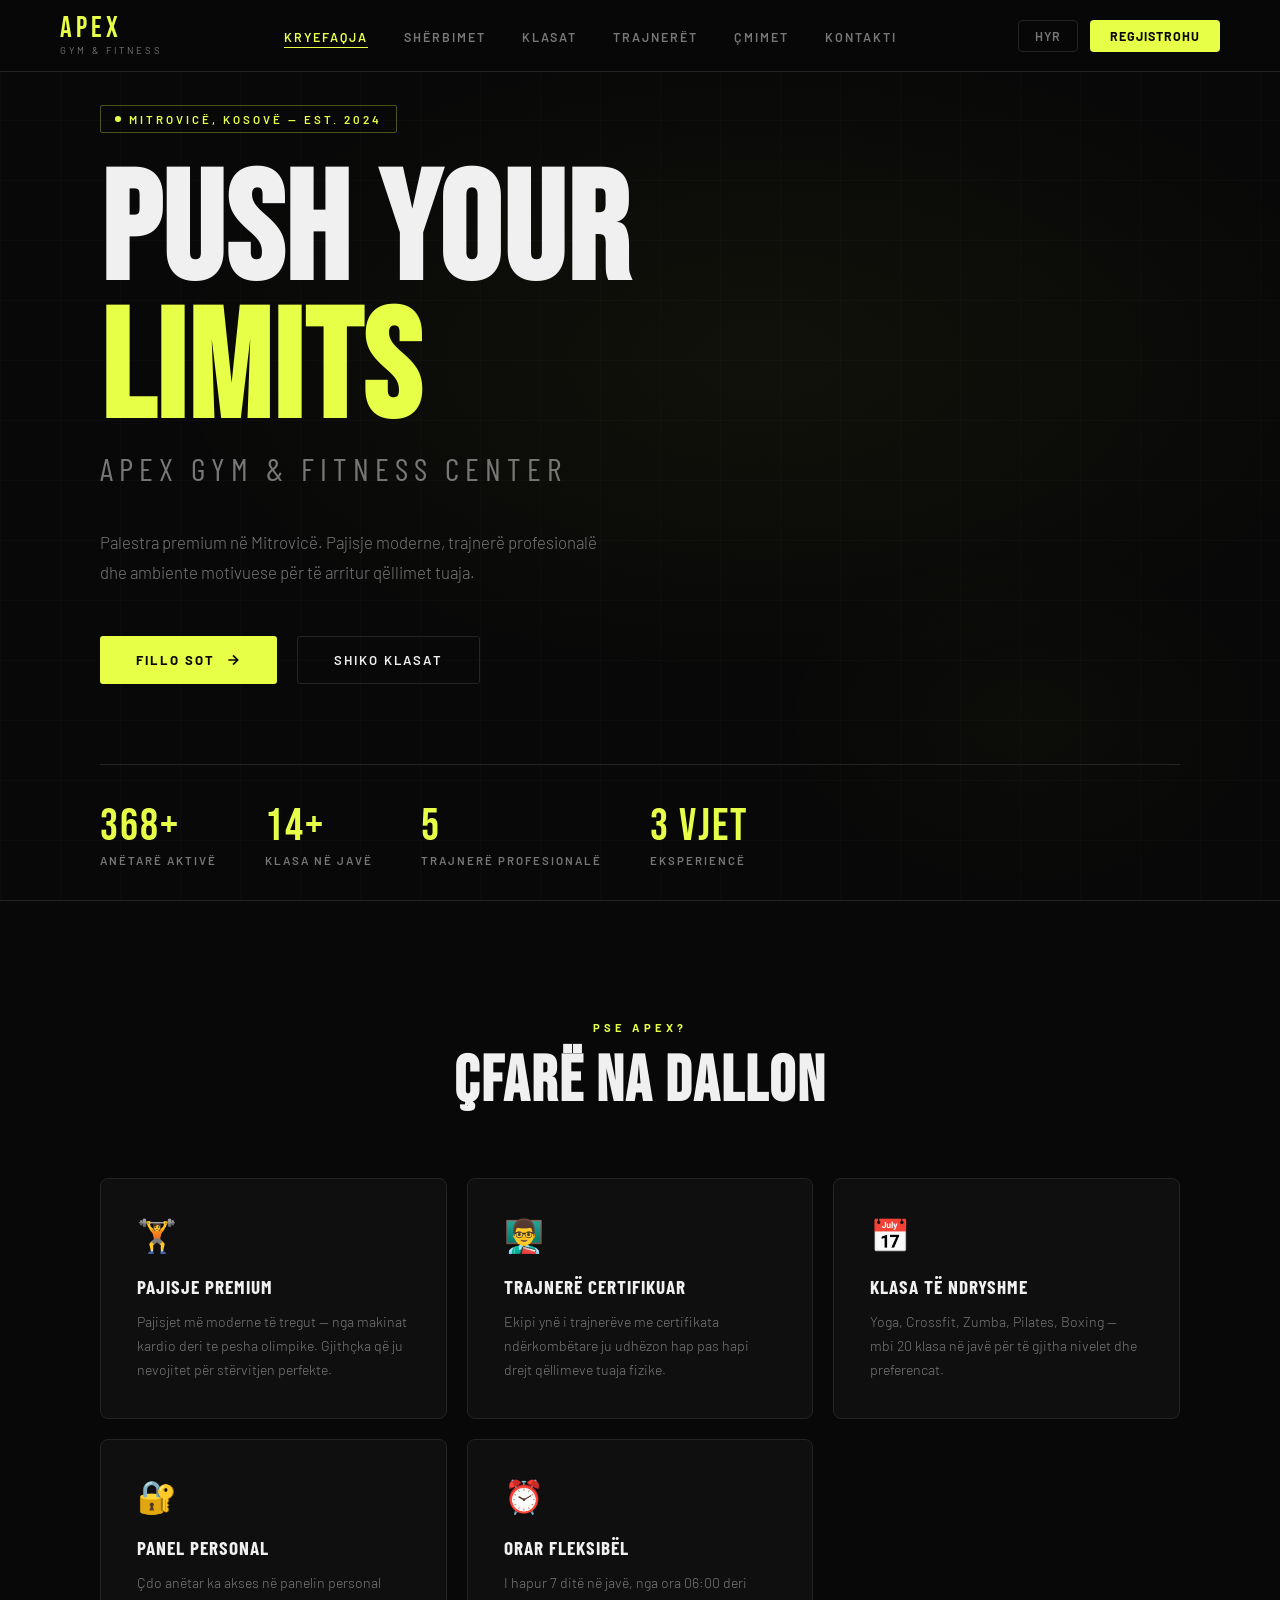
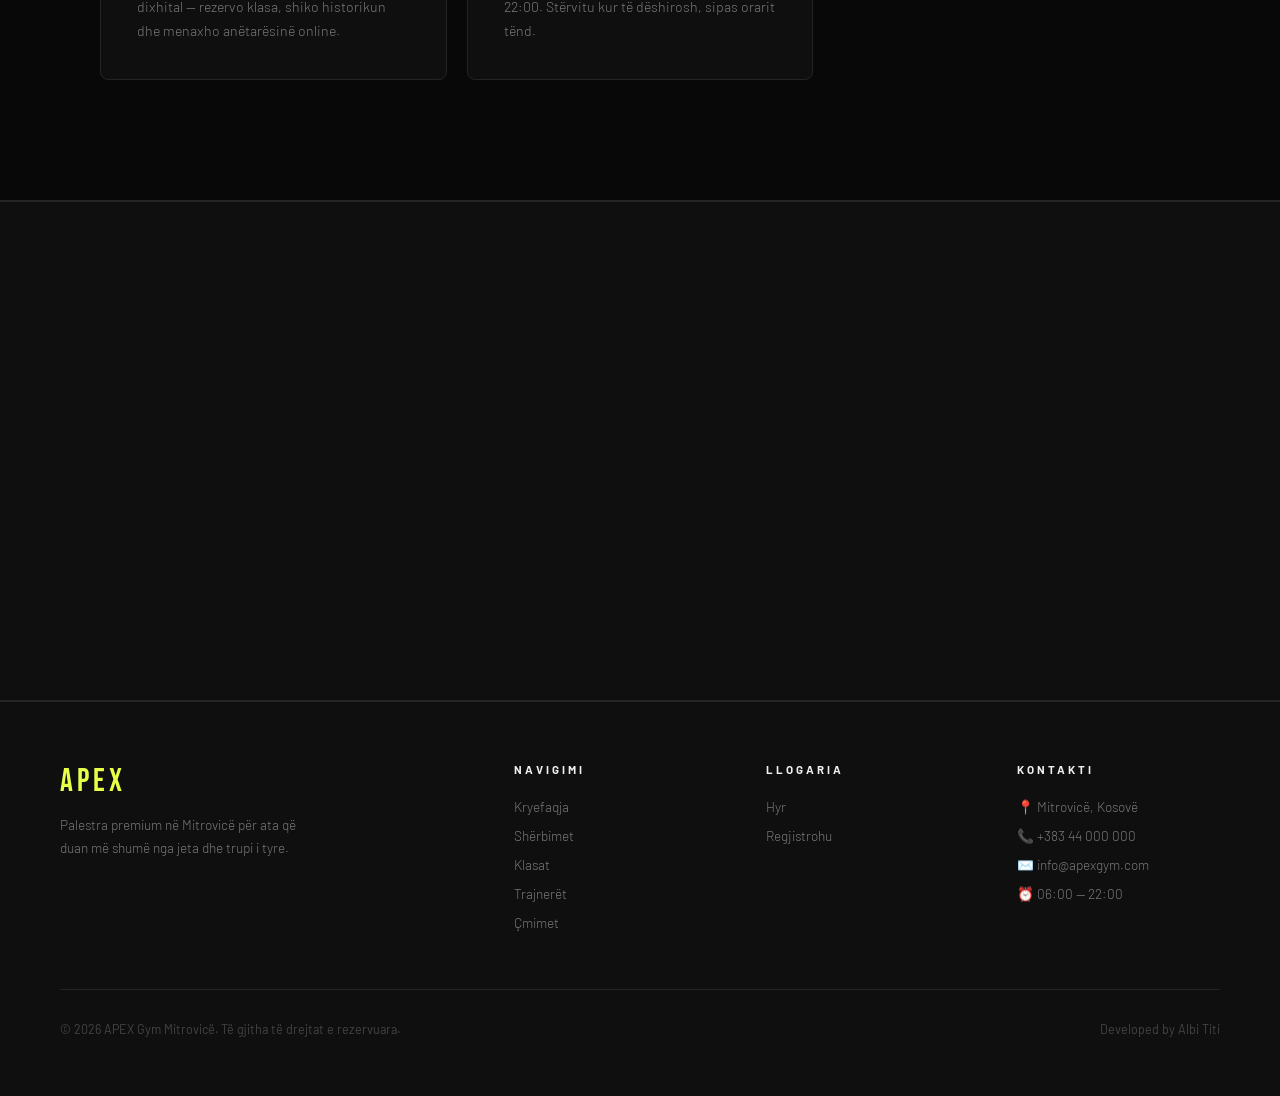
<file: landing/index.html>
<!DOCTYPE html>
<html lang="sq">
<head>
  <meta charset="UTF-8"/>
  <meta name="viewport" content="width=device-width, initial-scale=1.0"/>
  <title>APEX Gym — Mitrovicë</title>
  <link rel="stylesheet" href="css/landing.css"/>
</head>
<body>

<!-- NAVBAR -->
<nav class="navbar">
  <a href="index.html" class="nav-logo">
    <div>
      <div class="nav-logo-text">APEX</div>
      <div class="nav-logo-sub">Gym & Fitness</div>
    </div>
  </a>
  <ul class="nav-links">
    <li><a href="index.html">Kryefaqja</a></li>
    <li><a href="services.html">Shërbimet</a></li>
    <li><a href="classes.php">Klasat</a></li>
    <li><a href="trainers.php">Trajnerët</a></li>
    <li><a href="pricing.html">Çmimet</a></li>
    <li><a href="contact.html">Kontakti</a></li>
  </ul>
  <div class="nav-actions">
    <a href="../login.php" class="btn-nav-login">Hyr</a>
    <a href="../register.php" class="btn-nav-register">Regjistrohu</a>
  </div>
  <div class="hamburger">
    <span></span><span></span><span></span>
  </div>
</nav>

<!-- HERO -->
<section class="hero">
  <div class="hero-bg"></div>
  <div class="hero-grid"></div>
  <div class="hero-content">
    <div class="hero-tag">Mitrovicë, Kosovë — Est. 2024</div>
    <h1 class="hero-title">
      PUSH YOUR
      <span>LIMITS</span>
    </h1>
    <p class="hero-subtitle">Apex Gym & Fitness Center</p>
    <p class="hero-desc">
      Palestra premium në Mitrovicë. Pajisje moderne, trajnerë profesionalë
      dhe ambiente motivuese për të arritur qëllimet tuaja.
    </p>
    <div class="hero-actions">
      <a href="../register.php" class="btn-primary">
        Fillo Sot
        <svg width="16" height="16" viewBox="0 0 24 24" fill="none" stroke="currentColor" stroke-width="2.5"><path d="M5 12h14M12 5l7 7-7 7"/></svg>
      </a>
      <a href="classes.html" class="btn-outline">Shiko Klasat</a>
    </div>
    <div class="hero-stats">
      <div>
        <div class="hero-stat-value" data-target="500" data-suffix="+">0+</div>
        <div class="hero-stat-label">Anëtarë Aktivë</div>
      </div>
      <div>
        <div class="hero-stat-value" data-target="20" data-suffix="+">0+</div>
        <div class="hero-stat-label">Klasa në Javë</div>
      </div>
      <div>
        <div class="hero-stat-value" data-target="8" data-suffix="">0</div>
        <div class="hero-stat-label">Trajnerë Profesionalë</div>
      </div>
      <div>
        <div class="hero-stat-value" data-target="5" data-suffix=" vjet">0</div>
        <div class="hero-stat-label">Eksperiencë</div>
      </div>
    </div>
  </div>
</section>

<hr class="divider"/>

<!-- FEATURES -->
<div class="section">
  <div style="text-align:center; margin-bottom:64px;">
    <span class="section-tag reveal">Pse APEX?</span>
    <h2 class="section-title reveal">Çfarë na Dallon</h2>
  </div>
  <div class="card-grid card-grid-3">
    <div class="feature-card reveal">
      <div class="feature-icon">🏋️</div>
      <div class="feature-title">Pajisje Premium</div>
      <p class="feature-desc">Pajisjet më moderne të tregut — nga makinat kardio deri te pesha olimpike. Gjithçka që ju nevojitet për stërvitjen perfekte.</p>
    </div>
    <div class="feature-card reveal">
      <div class="feature-icon">👨‍🏫</div>
      <div class="feature-title">Trajnerë Certifikuar</div>
      <p class="feature-desc">Ekipi ynë i trajnerëve me certifikata ndërkombëtare ju udhëzon hap pas hapi drejt qëllimeve tuaja fizike.</p>
    </div>
    <div class="feature-card reveal">
      <div class="feature-icon">📅</div>
      <div class="feature-title">Klasa të Ndryshme</div>
      <p class="feature-desc">Yoga, Crossfit, Zumba, Pilates, Boxing — mbi 20 klasa në javë për të gjitha nivelet dhe preferencat.</p>
    </div>
    <div class="feature-card reveal">
      <div class="feature-icon">🔐</div>
      <div class="feature-title">Panel Personal</div>
      <p class="feature-desc">Çdo anëtar ka akses në panelin personal dixhital — rezervo klasa, shiko historikun dhe menaxho anëtarësinë online.</p>
    </div>
    <div class="feature-card reveal">
      <div class="feature-icon">⏰</div>
      <div class="feature-title">Orar Fleksibël</div>
      <p class="feature-desc">I hapur 7 ditë në javë, nga ora 06:00 deri 22:00. Stërvitu kur të dëshirosh, sipas orarit tënd.</p>
    </div>
    <div class="feature-card reveal">
      <div class="feature-icon">🥗</div>
      <div class="feature-title">Këshillim Nutricional</div>
      <p class="feature-desc">Planet e të ushqyerit të personalizuara nga nutricionistët tanë për rezultate maksimale dhe shëndet optimal.</p>
    </div>
  </div>
</div>

<hr class="divider"/>

<!-- CTA -->
<div style="background:var(--dark2); border-top:1px solid var(--border); border-bottom:1px solid var(--border);">
  <div class="section" style="text-align:center;">
    <span class="section-tag reveal">Mos Prit</span>
    <h2 class="section-title reveal" style="margin-bottom:20px;">Gati të Fillosh?</h2>
    <p style="color:var(--text-muted);font-size:1rem;font-weight:300;margin-bottom:40px;max-width:480px;margin-left:auto;margin-right:auto;line-height:1.8;" class="reveal">
      Bashkohu me mbi 500 anëtarë që po ndryshojnë jetën e tyre çdo ditë në APEX Gym.
    </p>
    <div style="display:flex;gap:16px;justify-content:center;" class="reveal">
      <a href="../register.php" class="btn-primary">Regjistrohu Tani</a>
      <a href="pricing.html" class="btn-outline">Shiko Çmimet</a>
    </div>
  </div>
</div>

<!-- FOOTER -->
<footer>
  <div class="footer-grid">
    <div class="footer-brand">
      <span class="logo-text">APEX</span>
      <p>Palestra premium në Mitrovicë për ata që duan më shumë nga jeta dhe trupi i tyre.</p>
    </div>
    <div class="footer-col">
      <h4>Navigimi</h4>
      <ul>
        <li><a href="index.html">Kryefaqja</a></li>
        <li><a href="services.html">Shërbimet</a></li>
        <li><a href="classes.html">Klasat</a></li>
        <li><a href="trainers.html">Trajnerët</a></li>
        <li><a href="pricing.html">Çmimet</a></li>
      </ul>
    </div>
    <div class="footer-col">
      <h4>Llogaria</h4>
      <ul>
        <li><a href="../login.php">Hyr</a></li>
        <li><a href="../register.php">Regjistrohu</a></li>
      </ul>
    </div>
    <div class="footer-col">
      <h4>Kontakti</h4>
      <ul>
        <li><a href="contact.html">📍 Mitrovicë, Kosovë</a></li>
        <li><a href="tel:+38344000000">📞 +383 44 000 000</a></li>
        <li><a href="mailto:info@apexgym.com">✉️ info@apexgym.com</a></li>
        <li><a href="#">⏰ 06:00 — 22:00</a></li>
      </ul>
    </div>
  </div>
  <div class="footer-bottom">
    <p>© 2026 APEX Gym Mitrovicë. Të gjitha të drejtat e rezervuara.</p>
    <p>Developed by Albi Titi</p>
  </div>
</footer>

<script src="js/landing.js"></script>
</body>
</html>
</file>
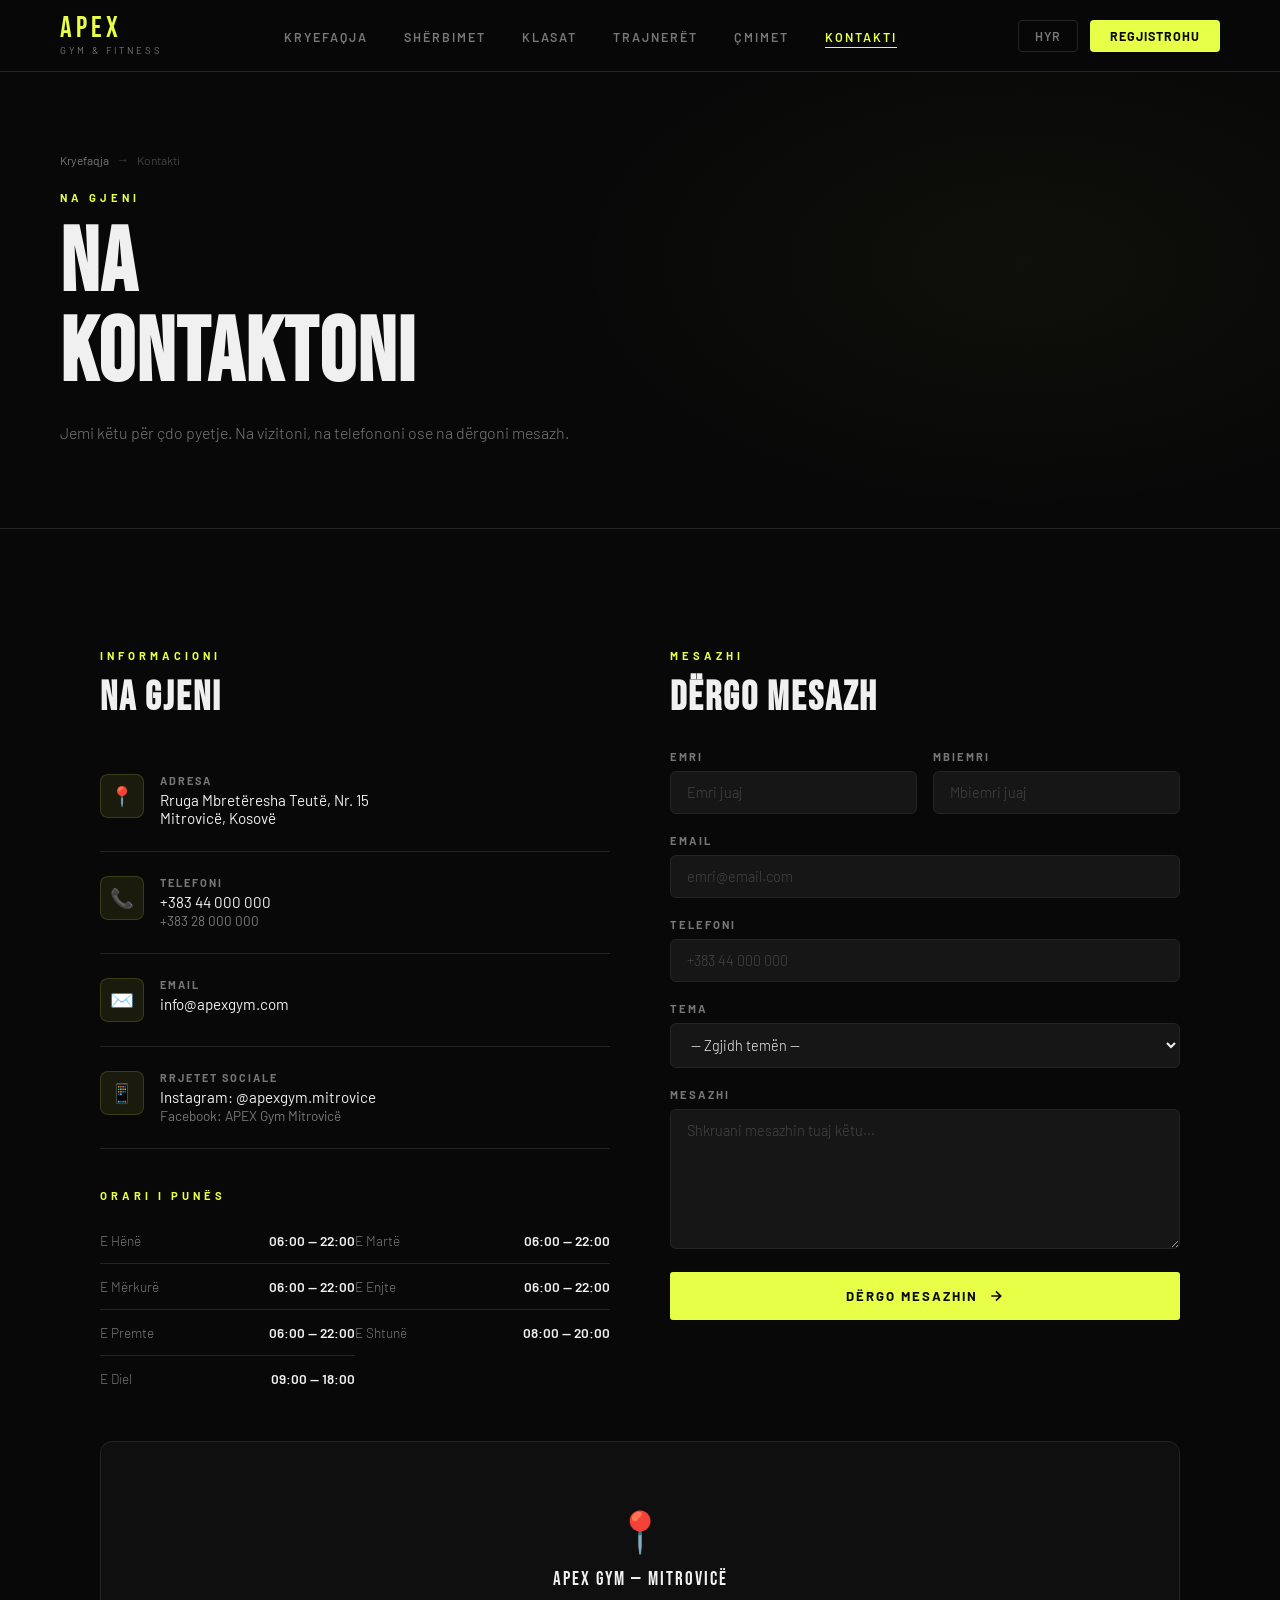
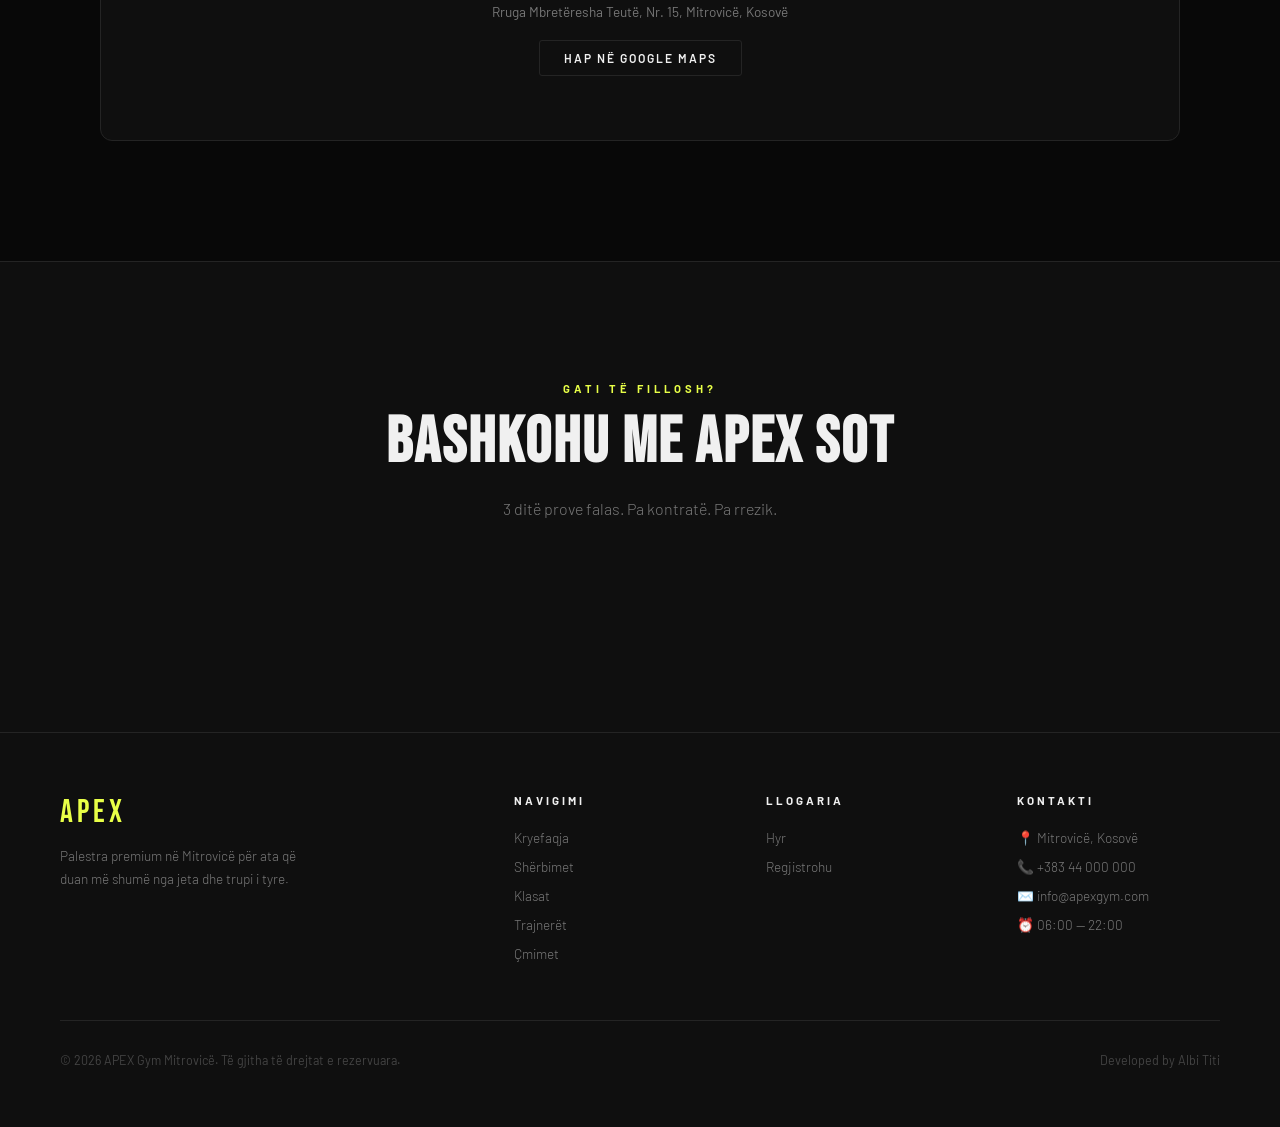
<file: landing/contact.html>
<!DOCTYPE html>
<html lang="sq">
<head>
  <meta charset="UTF-8"/>
  <meta name="viewport" content="width=device-width, initial-scale=1.0"/>
  <title>Kontakti — APEX Gym</title>
  <link rel="stylesheet" href="css/landing.css"/>
  <style>
    .contact-grid {
      display: grid;
      grid-template-columns: 1fr 1fr;
      gap: 60px;
      align-items: start;
    }
    .contact-info-item {
      display: flex;
      align-items: flex-start;
      gap: 16px;
      padding: 24px 0;
      border-bottom: 1px solid var(--border);
    }
    .contact-info-item:last-child { border-bottom: none; }
    .contact-icon {
      width: 44px;
      height: 44px;
      background: rgba(232,255,71,0.08);
      border: 1px solid rgba(232,255,71,0.15);
      border-radius: 8px;
      display: flex;
      align-items: center;
      justify-content: center;
      font-size: 1.2rem;
      flex-shrink: 0;
    }
    .contact-label {
      font-size: 0.68rem;
      font-weight: 700;
      letter-spacing: 2px;
      text-transform: uppercase;
      color: var(--text-muted);
      margin-bottom: 4px;
    }
    .contact-value {
      font-size: 0.95rem;
      color: var(--text);
      font-weight: 400;
    }
    .contact-value a {
      color: var(--text);
      text-decoration: none;
      transition: color 0.2s;
    }
    .contact-value a:hover { color: var(--primary); }
    .form-group { margin-bottom: 20px; }
    .form-label {
      display: block;
      font-size: 0.7rem;
      font-weight: 700;
      letter-spacing: 2px;
      text-transform: uppercase;
      color: var(--text-muted);
      margin-bottom: 8px;
    }
    .form-control {
      width: 100%;
      background: var(--dark3);
      border: 1px solid var(--border);
      border-radius: 6px;
      padding: 12px 16px;
      color: var(--text);
      font-size: 0.9rem;
      font-family: 'Barlow', sans-serif;
      font-weight: 300;
      outline: none;
      transition: border-color 0.2s;
    }
    .form-control:focus { border-color: var(--primary); }
    .form-control::placeholder { color: var(--text-dim); }
    textarea.form-control { resize: vertical; min-height: 140px; }
    .hours-grid {
      display: grid;
      grid-template-columns: 1fr 1fr;
      gap: 0;
    }
    .hours-item {
      padding: 14px 0;
      border-bottom: 1px solid var(--border);
      display: flex;
      justify-content: space-between;
      font-size: 0.85rem;
    }
    .hours-item:nth-last-child(-n+2) { border-bottom: none; }
    .hours-day { color: var(--text-muted); font-weight: 300; }
    .hours-time { color: var(--text); font-weight: 600; }
    .map-placeholder {
      background: var(--dark2);
      border: 1px solid var(--border);
      border-radius: 12px;
      height: 300px;
      display: flex;
      flex-direction: column;
      align-items: center;
      justify-content: center;
      gap: 12px;
      color: var(--text-muted);
      font-size: 0.85rem;
      margin-top: 40px;
    }
  </style>
</head>
<body>

<nav class="navbar">
  <a href="index.html" class="nav-logo">
    <div>
      <div class="nav-logo-text">APEX</div>
      <div class="nav-logo-sub">Gym & Fitness</div>
    </div>
  </a>
  <ul class="nav-links">
    <li><a href="index.html">Kryefaqja</a></li>
    <li><a href="services.html">Shërbimet</a></li>
    <li><a href="classes.php">Klasat</a></li>
    <li><a href="trainers.php">Trajnerët</a></li>
    <li><a href="pricing.html">Çmimet</a></li>
    <li><a href="contact.html">Kontakti</a></li>
  </ul>
  <div class="nav-actions">
    <a href="../login.php" class="btn-nav-login">Hyr</a>
    <a href="../register.php" class="btn-nav-register">Regjistrohu</a>
  </div>
  <div class="hamburger"><span></span><span></span><span></span></div>
</nav>

<div class="page-hero">
  <div class="page-hero-content">
    <div class="breadcrumb">
      <a href="index.html">Kryefaqja</a>
      <span>→</span>
      <span>Kontakti</span>
    </div>
    <span class="section-tag">Na Gjeni</span>
    <h1 class="section-title" style="font-size:clamp(3rem,7vw,6rem);">Na<br/>Kontaktoni</h1>
    <p class="section-desc">Jemi këtu për çdo pyetje. Na vizitoni, na telefononi ose na dërgoni mesazh.</p>
  </div>
</div>

<div class="section">

  <div class="contact-grid">

    <!-- Left: Info + Hours -->
    <div class="reveal">
      <span class="section-tag">Informacioni</span>
      <h2 class="section-title" style="font-size:2.5rem;margin-bottom:32px;">Na Gjeni</h2>

      <div class="contact-info-item">
        <div class="contact-icon">📍</div>
        <div>
          <div class="contact-label">Adresa</div>
          <div class="contact-value">Rruga Mbretëresha Teutë, Nr. 15<br/>Mitrovicë, Kosovë</div>
        </div>
      </div>

      <div class="contact-info-item">
        <div class="contact-icon">📞</div>
        <div>
          <div class="contact-label">Telefoni</div>
          <div class="contact-value">
            <a href="tel:+38344000000">+383 44 000 000</a><br/>
            <a href="tel:+38328000000" style="font-size:0.85rem;color:var(--text-muted);">+383 28 000 000</a>
          </div>
        </div>
      </div>

      <div class="contact-info-item">
        <div class="contact-icon">✉️</div>
        <div>
          <div class="contact-label">Email</div>
          <div class="contact-value">
            <a href="mailto:info@apexgym.com">info@apexgym.com</a>
          </div>
        </div>
      </div>

      <div class="contact-info-item">
        <div class="contact-icon">📱</div>
        <div>
          <div class="contact-label">Rrjetet Sociale</div>
          <div class="contact-value">
            <a href="#">Instagram: @apexgym.mitrovice</a><br/>
            <a href="#" style="font-size:0.85rem;color:var(--text-muted);">Facebook: APEX Gym Mitrovicë</a>
          </div>
        </div>
      </div>

      <!-- Hours -->
      <div style="margin-top:40px;">
        <span class="section-tag">Orari i Punës</span>
        <div class="hours-grid" style="margin-top:16px;">
          <div class="hours-item">
            <span class="hours-day">E Hënë</span>
            <span class="hours-time">06:00 — 22:00</span>
          </div>
          <div class="hours-item">
            <span class="hours-day">E Martë</span>
            <span class="hours-time">06:00 — 22:00</span>
          </div>
          <div class="hours-item">
            <span class="hours-day">E Mërkurë</span>
            <span class="hours-time">06:00 — 22:00</span>
          </div>
          <div class="hours-item">
            <span class="hours-day">E Enjte</span>
            <span class="hours-time">06:00 — 22:00</span>
          </div>
          <div class="hours-item">
            <span class="hours-day">E Premte</span>
            <span class="hours-time">06:00 — 22:00</span>
          </div>
          <div class="hours-item">
            <span class="hours-day">E Shtunë</span>
            <span class="hours-time">08:00 — 20:00</span>
          </div>
          <div class="hours-item">
            <span class="hours-day">E Diel</span>
            <span class="hours-time">09:00 — 18:00</span>
          </div>
        </div>
      </div>
    </div>

    <!-- Right: Contact Form -->
    <div class="reveal">
      <span class="section-tag">Mesazhi</span>
      <h2 class="section-title" style="font-size:2.5rem;margin-bottom:32px;">Dërgo Mesazh</h2>

      <div id="formSuccess" style="display:none;background:rgba(46,213,115,0.1);border:1px solid rgba(46,213,115,0.3);color:#2ed573;padding:16px;border-radius:8px;margin-bottom:20px;font-size:0.88rem;">
        ✅ Mesazhi u dërgua me sukses! Do t'ju kontaktojmë brenda 24 orëve.
      </div>

      <form id="contactForm" onsubmit="submitForm(event)">
        <div style="display:grid;grid-template-columns:1fr 1fr;gap:16px;">
          <div class="form-group">
            <label class="form-label">Emri</label>
            <input class="form-control" type="text" placeholder="Emri juaj" required/>
          </div>
          <div class="form-group">
            <label class="form-label">Mbiemri</label>
            <input class="form-control" type="text" placeholder="Mbiemri juaj" required/>
          </div>
        </div>
        <div class="form-group">
          <label class="form-label">Email</label>
          <input class="form-control" type="email" placeholder="emri@email.com" required/>
        </div>
        <div class="form-group">
          <label class="form-label">Telefoni</label>
          <input class="form-control" type="tel" placeholder="+383 44 000 000"/>
        </div>
        <div class="form-group">
          <label class="form-label">Tema</label>
          <select class="form-control">
            <option value="">— Zgjidh temën —</option>
            <option>Informacion mbi anëtarësinë</option>
            <option>Çmimet dhe planet</option>
            <option>Trajnim personal</option>
            <option>Rezervim klase</option>
            <option>Tjetër</option>
          </select>
        </div>
        <div class="form-group">
          <label class="form-label">Mesazhi</label>
          <textarea class="form-control" placeholder="Shkruani mesazhin tuaj këtu..."></textarea>
        </div>
        <button type="submit" class="btn-primary" style="width:100%;justify-content:center;">
          Dërgo Mesazhin
          <svg width="16" height="16" viewBox="0 0 24 24" fill="none" stroke="currentColor" stroke-width="2.5"><path d="M5 12h14M12 5l7 7-7 7"/></svg>
        </button>
      </form>
    </div>

  </div>

  <!-- Map Placeholder -->
  <div class="map-placeholder reveal">
    <div style="font-size:2.5rem;">📍</div>
    <div style="font-family:'Bebas Neue',cursive;font-size:1.2rem;letter-spacing:2px;color:var(--text);">APEX Gym — Mitrovicë</div>
    <div>Rruga Mbretëresha Teutë, Nr. 15, Mitrovicë, Kosovë</div>
    <a href="https://maps.google.com" target="_blank" class="btn-outline" style="margin-top:8px;font-size:0.75rem;padding:10px 24px;">
      Hap në Google Maps
    </a>
  </div>

</div>

<!-- CTA Register -->
<div style="background:var(--dark2);border-top:1px solid var(--border);">
  <div class="section" style="text-align:center;">
    <span class="section-tag reveal">Gati të Fillosh?</span>
    <h2 class="section-title reveal">Bashkohu me APEX Sot</h2>
    <p style="color:var(--text-muted);margin-bottom:40px;max-width:400px;margin-left:auto;margin-right:auto;font-weight:300;line-height:1.8;" class="reveal">
      3 ditë prove falas. Pa kontratë. Pa rrezik.
    </p>
    <div class="reveal">
      <a href="../register.php" class="btn-primary">Regjistrohu Tani — Falas</a>
    </div>
  </div>
</div>

<footer>
  <div class="footer-grid">
    <div class="footer-brand">
      <span class="logo-text">APEX</span>
      <p>Palestra premium në Mitrovicë për ata që duan më shumë nga jeta dhe trupi i tyre.</p>
    </div>
    <div class="footer-col">
      <h4>Navigimi</h4>
      <ul>
        <li><a href="index.html">Kryefaqja</a></li>
        <li><a href="services.html">Shërbimet</a></li>
        <li><a href="classes.html">Klasat</a></li>
        <li><a href="trainers.html">Trajnerët</a></li>
        <li><a href="pricing.html">Çmimet</a></li>
      </ul>
    </div>
    <div class="footer-col">
      <h4>Llogaria</h4>
      <ul>
        <li><a href="../login.php">Hyr</a></li>
        <li><a href="../register.php">Regjistrohu</a></li>
      </ul>
    </div>
    <div class="footer-col">
      <h4>Kontakti</h4>
      <ul>
        <li><a href="contact.html">📍 Mitrovicë, Kosovë</a></li>
        <li><a href="tel:+38344000000">📞 +383 44 000 000</a></li>
        <li><a href="mailto:info@apexgym.com">✉️ info@apexgym.com</a></li>
        <li><a href="#">⏰ 06:00 — 22:00</a></li>
      </ul>
    </div>
  </div>
  <div class="footer-bottom">
    <p>© 2026 APEX Gym Mitrovicë. Të gjitha të drejtat e rezervuara.</p>
    <p>Developed by Albi Titi</p>
  </div>
</footer>

<script src="js/landing.js"></script>
<script>
function submitForm(e) {
  e.preventDefault();
  document.getElementById('contactForm').style.display = 'none';
  document.getElementById('formSuccess').style.display = 'block';
}
</script>
</body>
</html>
</file>
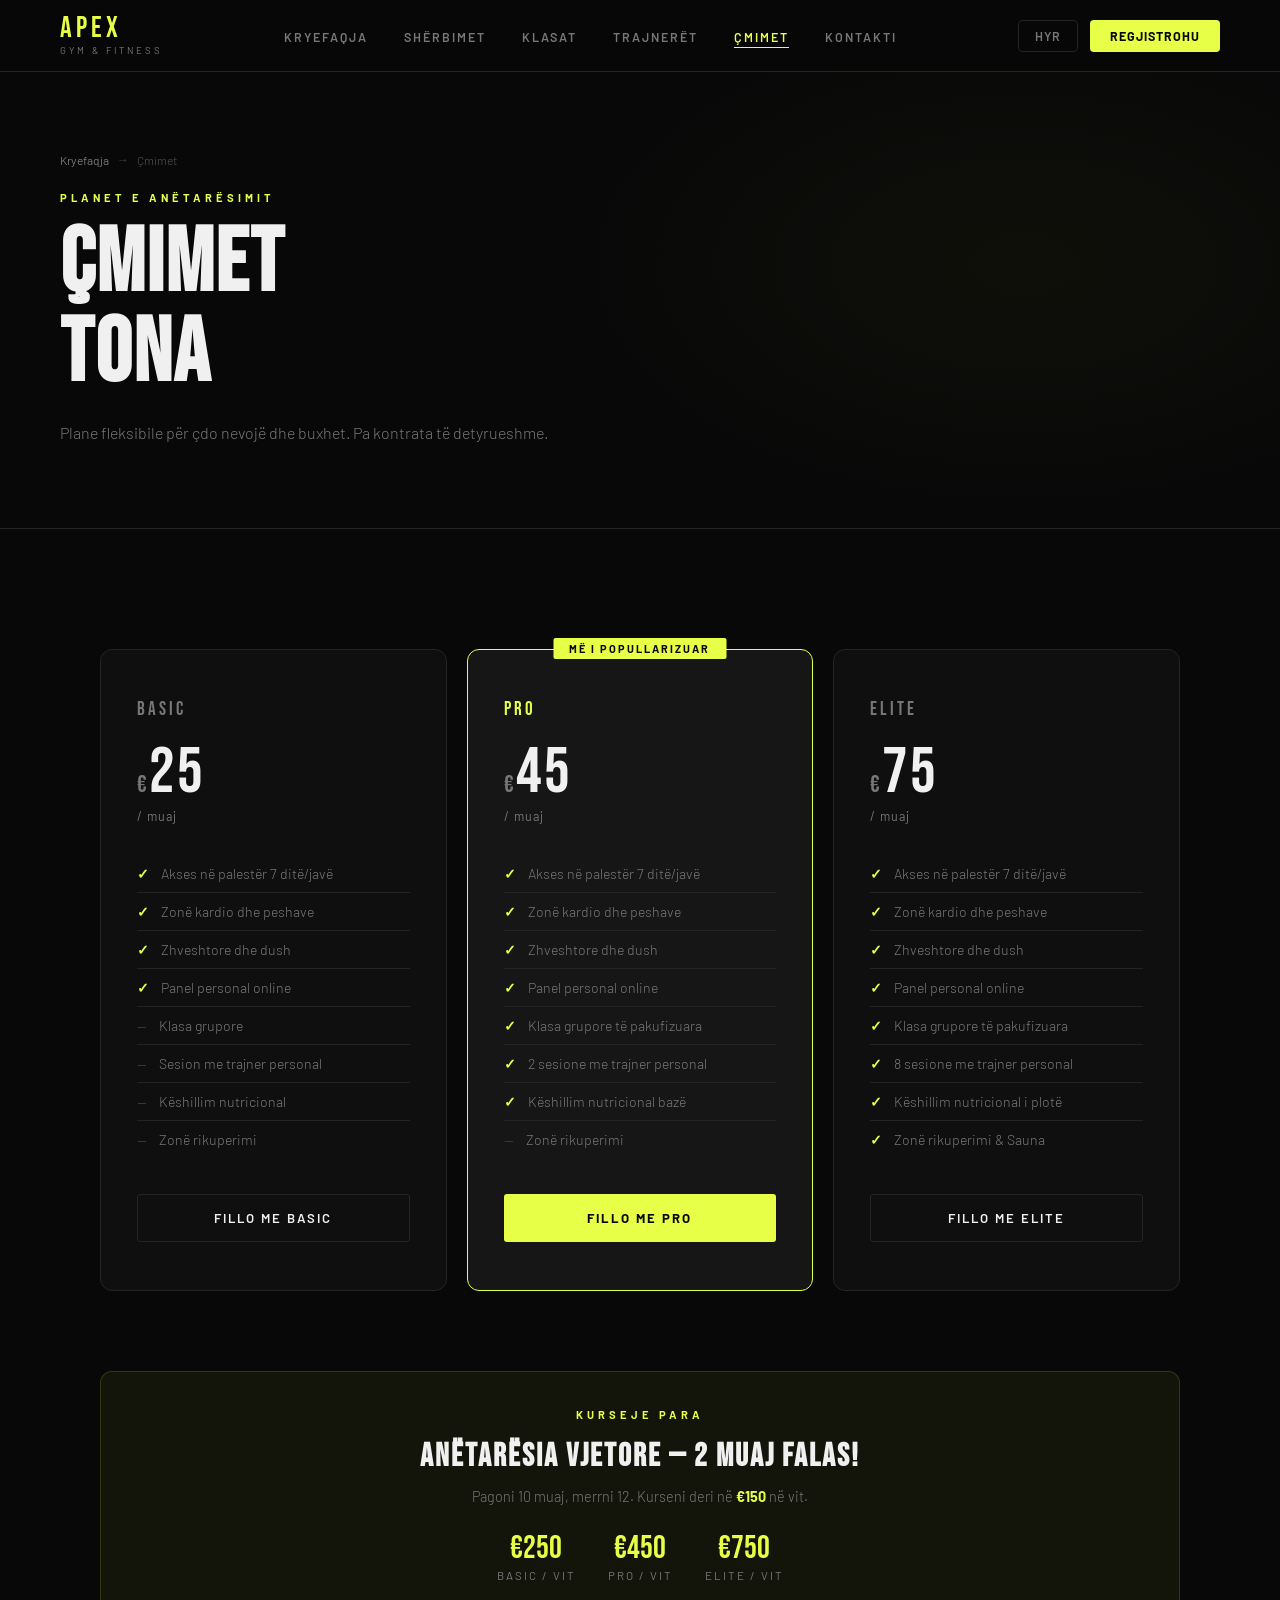
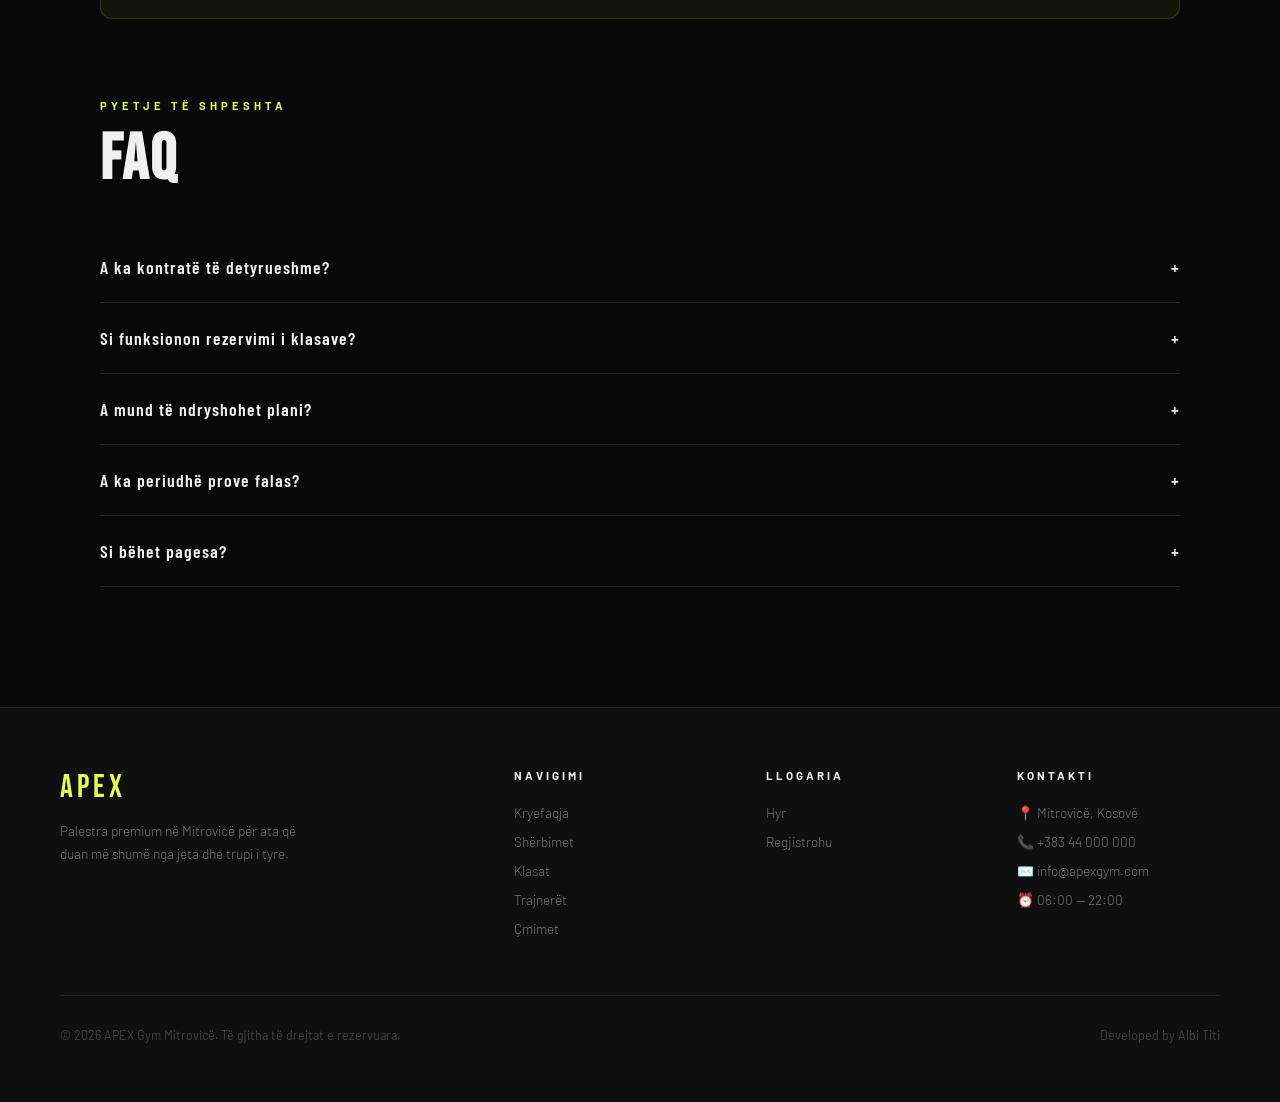
<file: landing/pricing.html>
<!DOCTYPE html>
<html lang="sq">
<head>
  <meta charset="UTF-8"/>
  <meta name="viewport" content="width=device-width, initial-scale=1.0"/>
  <title>Çmimet — APEX Gym</title>
  <link rel="stylesheet" href="css/landing.css"/>
  <style>
    .pricing-card {
      background: var(--dark2);
      border: 1px solid var(--border);
      border-radius: 12px;
      padding: 48px 36px;
      position: relative;
      transition: all 0.3s;
      display: flex;
      flex-direction: column;
    }
    .pricing-card:hover {
      transform: translateY(-6px);
      border-color: rgba(232,255,71,0.2);
    }
    .pricing-card.featured {
      border-color: var(--primary);
      background: var(--dark3);
    }
    .pricing-badge {
      position: absolute;
      top: -12px;
      left: 50%;
      transform: translateX(-50%);
      background: var(--primary);
      color: var(--dark);
      font-size: 0.68rem;
      font-weight: 700;
      letter-spacing: 2px;
      text-transform: uppercase;
      padding: 4px 16px;
      border-radius: 2px;
      white-space: nowrap;
    }
    .pricing-name {
      font-family: 'Bebas Neue', cursive;
      font-size: 1.2rem;
      letter-spacing: 3px;
      color: var(--text-muted);
      text-transform: uppercase;
      margin-bottom: 20px;
    }
    .pricing-price {
      font-family: 'Bebas Neue', cursive;
      font-size: 4rem;
      letter-spacing: 2px;
      color: var(--text);
      line-height: 1;
      margin-bottom: 4px;
    }
    .pricing-price span {
      font-size: 1.5rem;
      color: var(--text-muted);
    }
    .pricing-period {
      font-size: 0.78rem;
      color: var(--text-muted);
      margin-bottom: 32px;
      letter-spacing: 1px;
    }
    .pricing-features {
      list-style: none;
      flex: 1;
      margin-bottom: 36px;
    }
    .pricing-features li {
      display: flex;
      align-items: center;
      gap: 12px;
      padding: 10px 0;
      font-size: 0.88rem;
      color: var(--text-muted);
      border-bottom: 1px solid var(--border);
      font-weight: 300;
    }
    .pricing-features li:last-child { border-bottom: none; }
    .pricing-features li .check { color: var(--primary); font-weight: 700; }
    .pricing-features li .cross { color: var(--text-dim); }
    .faq-item {
      border-bottom: 1px solid var(--border);
      padding: 24px 0;
    }
    .faq-question {
      font-family: 'Barlow Condensed', sans-serif;
      font-size: 1.1rem;
      font-weight: 600;
      letter-spacing: 1px;
      cursor: pointer;
      display: flex;
      justify-content: space-between;
      align-items: center;
      color: var(--text);
    }
    .faq-answer {
      font-size: 0.88rem;
      color: var(--text-muted);
      font-weight: 300;
      line-height: 1.7;
      margin-top: 14px;
      display: none;
    }
    .faq-answer.open { display: block; }
  </style>
</head>
<body>

<nav class="navbar">
  <a href="index.html" class="nav-logo">
    <div>
      <div class="nav-logo-text">APEX</div>
      <div class="nav-logo-sub">Gym & Fitness</div>
    </div>
  </a>
  <ul class="nav-links">
    <li><a href="index.html">Kryefaqja</a></li>
    <li><a href="services.html">Shërbimet</a></li>
    <li><a href="classes.php">Klasat</a></li>
    <li><a href="trainers.php">Trajnerët</a></li>
    <li><a href="pricing.html">Çmimet</a></li>
    <li><a href="contact.html">Kontakti</a></li>
  </ul>
  <div class="nav-actions">
    <a href="../login.php" class="btn-nav-login">Hyr</a>
    <a href="../register.php" class="btn-nav-register">Regjistrohu</a>
  </div>
  <div class="hamburger"><span></span><span></span><span></span></div>
</nav>

<div class="page-hero">
  <div class="page-hero-content">
    <div class="breadcrumb">
      <a href="index.html">Kryefaqja</a>
      <span>→</span>
      <span>Çmimet</span>
    </div>
    <span class="section-tag">Planet e Anëtarësimit</span>
    <h1 class="section-title" style="font-size:clamp(3rem,7vw,6rem);">Çmimet<br/>Tona</h1>
    <p class="section-desc">Plane fleksibile për çdo nevojë dhe buxhet. Pa kontrata të detyrueshme.</p>
  </div>
</div>

<div class="section">

  <!-- Pricing Cards -->
  <div class="card-grid card-grid-3" style="margin-bottom:80px;align-items:start;">

    <!-- Basic -->
    <div class="pricing-card reveal">
      <div class="pricing-name">Basic</div>
      <div class="pricing-price"><span>€</span>25</div>
      <div class="pricing-period">/ muaj</div>
      <ul class="pricing-features">
        <li><span class="check">✓</span> Akses në palestër 7 ditë/javë</li>
        <li><span class="check">✓</span> Zonë kardio dhe peshave</li>
        <li><span class="check">✓</span> Zhveshtore dhe dush</li>
        <li><span class="check">✓</span> Panel personal online</li>
        <li><span class="cross">—</span> Klasa grupore</li>
        <li><span class="cross">—</span> Sesion me trajner personal</li>
        <li><span class="cross">—</span> Këshillim nutricional</li>
        <li><span class="cross">—</span> Zonë rikuperimi</li>
      </ul>
      <a href="../register.php" class="btn-outline" style="text-align:center;justify-content:center;">Fillo me Basic</a>
    </div>

    <!-- Pro - Featured -->
    <div class="pricing-card featured reveal">
      <div class="pricing-badge">Më i Popullarizuar</div>
      <div class="pricing-name" style="color:var(--primary);">Pro</div>
      <div class="pricing-price"><span>€</span>45</div>
      <div class="pricing-period">/ muaj</div>
      <ul class="pricing-features">
        <li><span class="check">✓</span> Akses në palestër 7 ditë/javë</li>
        <li><span class="check">✓</span> Zonë kardio dhe peshave</li>
        <li><span class="check">✓</span> Zhveshtore dhe dush</li>
        <li><span class="check">✓</span> Panel personal online</li>
        <li><span class="check">✓</span> Klasa grupore të pakufizuara</li>
        <li><span class="check">✓</span> 2 sesione me trajner personal</li>
        <li><span class="check">✓</span> Këshillim nutricional bazë</li>
        <li><span class="cross">—</span> Zonë rikuperimi</li>
      </ul>
      <a href="../register.php" class="btn-primary" style="text-align:center;justify-content:center;">Fillo me Pro</a>
    </div>

    <!-- Elite -->
    <div class="pricing-card reveal">
      <div class="pricing-name">Elite</div>
      <div class="pricing-price"><span>€</span>75</div>
      <div class="pricing-period">/ muaj</div>
      <ul class="pricing-features">
        <li><span class="check">✓</span> Akses në palestër 7 ditë/javë</li>
        <li><span class="check">✓</span> Zonë kardio dhe peshave</li>
        <li><span class="check">✓</span> Zhveshtore dhe dush</li>
        <li><span class="check">✓</span> Panel personal online</li>
        <li><span class="check">✓</span> Klasa grupore të pakufizuara</li>
        <li><span class="check">✓</span> 8 sesione me trajner personal</li>
        <li><span class="check">✓</span> Këshillim nutricional i plotë</li>
        <li><span class="check">✓</span> Zonë rikuperimi & Sauna</li>
      </ul>
      <a href="../register.php" class="btn-outline" style="text-align:center;justify-content:center;">Fillo me Elite</a>
    </div>

  </div>

  <!-- Annual savings -->
  <div style="background:rgba(232,255,71,0.05);border:1px solid rgba(232,255,71,0.15);border-radius:12px;padding:36px;text-align:center;margin-bottom:80px;" class="reveal">
    <span class="section-tag">Kurseje Para</span>
    <h3 style="font-family:'Bebas Neue',cursive;font-size:2rem;letter-spacing:2px;margin-bottom:12px;">Anëtarësia Vjetore — 2 Muaj Falas!</h3>
    <p style="color:var(--text-muted);font-size:0.9rem;font-weight:300;margin-bottom:24px;">Pagoni 10 muaj, merrni 12. Kurseni deri në <strong style="color:var(--primary);">€150</strong> në vit.</p>
    <div style="display:flex;justify-content:center;gap:32px;flex-wrap:wrap;">
      <div style="text-align:center;">
        <div style="font-family:'Bebas Neue',cursive;font-size:2rem;color:var(--primary);">€250</div>
        <div style="font-size:0.72rem;letter-spacing:2px;text-transform:uppercase;color:var(--text-muted);">Basic / Vit</div>
      </div>
      <div style="text-align:center;">
        <div style="font-family:'Bebas Neue',cursive;font-size:2rem;color:var(--primary);">€450</div>
        <div style="font-size:0.72rem;letter-spacing:2px;text-transform:uppercase;color:var(--text-muted);">Pro / Vit</div>
      </div>
      <div style="text-align:center;">
        <div style="font-family:'Bebas Neue',cursive;font-size:2rem;color:var(--primary);">€750</div>
        <div style="font-size:0.72rem;letter-spacing:2px;text-transform:uppercase;color:var(--text-muted);">Elite / Vit</div>
      </div>
    </div>
  </div>

  <!-- FAQ -->
  <div class="reveal">
    <span class="section-tag">Pyetje të Shpeshta</span>
    <h2 class="section-title" style="margin-bottom:40px;">FAQ</h2>

    <div class="faq-item">
      <div class="faq-question" onclick="toggleFaq(this)">
        A ka kontratë të detyrueshme?
        <span>+</span>
      </div>
      <div class="faq-answer">Jo. Të gjitha planet tona janë mujore dhe mund të anulohen në çdo kohë pa penalitete. Nuk kemi kontrata afatgjata të detyrueshme.</div>
    </div>

    <div class="faq-item">
      <div class="faq-question" onclick="toggleFaq(this)">
        Si funksionon rezervimi i klasave?
        <span>+</span>
      </div>
      <div class="faq-answer">Pasi të regjistroheni dhe të aktivizoni anëtarësinë, mund të rezervoni klasa direkt nga paneli personal online. Çdo klasë ka kapacitet të limituar dhe vendet rezervohen sipas radhës së parë.</div>
    </div>

    <div class="faq-item">
      <div class="faq-question" onclick="toggleFaq(this)">
        A mund të ndryshohet plani?
        <span>+</span>
      </div>
      <div class="faq-answer">Po, mund të ndryshoni planin tuaj në çdo muaj. Nëse doni të kaloni nga Basic në Pro ose Elite, thjesht na kontaktoni ose vizitoni recepsionin.</div>
    </div>

    <div class="faq-item">
      <div class="faq-question" onclick="toggleFaq(this)">
        A ka periudhë prove falas?
        <span>+</span>
      </div>
      <div class="faq-answer">Po! Ofrojmë 3 ditë prove falas për anëtarët e rinj. Vizitoni recepsionin me dokument identifikimi dhe filloni stërvitjen pa asnjë kosto.</div>
    </div>

    <div class="faq-item">
      <div class="faq-question" onclick="toggleFaq(this)">
        Si bëhet pagesa?
        <span>+</span>
      </div>
      <div class="faq-answer">Pagesa bëhet çdo muaj — cash në recepsion ose me kartë bankare. Pranojmë të gjitha kartat kryesore (Visa, Mastercard).</div>
    </div>

  </div>

</div>

<footer>
  <div class="footer-grid">
    <div class="footer-brand">
      <span class="logo-text">APEX</span>
      <p>Palestra premium në Mitrovicë për ata që duan më shumë nga jeta dhe trupi i tyre.</p>
    </div>
    <div class="footer-col">
      <h4>Navigimi</h4>
      <ul>
        <li><a href="index.html">Kryefaqja</a></li>
        <li><a href="services.html">Shërbimet</a></li>
        <li><a href="classes.html">Klasat</a></li>
        <li><a href="trainers.html">Trajnerët</a></li>
        <li><a href="pricing.html">Çmimet</a></li>
      </ul>
    </div>
    <div class="footer-col">
      <h4>Llogaria</h4>
      <ul>
        <li><a href="../login.php">Hyr</a></li>
        <li><a href="../register.php">Regjistrohu</a></li>
      </ul>
    </div>
    <div class="footer-col">
      <h4>Kontakti</h4>
      <ul>
        <li><a href="contact.html">📍 Mitrovicë, Kosovë</a></li>
        <li><a href="tel:+38344000000">📞 +383 44 000 000</a></li>
        <li><a href="mailto:info@apexgym.com">✉️ info@apexgym.com</a></li>
        <li><a href="#">⏰ 06:00 — 22:00</a></li>
      </ul>
    </div>
  </div>
  <div class="footer-bottom">
    <p>© 2026 APEX Gym Mitrovicë. Të gjitha të drejtat e rezervuara.</p>
    <p>Developed by Albi Titi</p>
  </div>
</footer>

<script src="js/landing.js"></script>
<script>
function toggleFaq(el) {
  const answer = el.nextElementSibling;
  const icon   = el.querySelector('span');
  answer.classList.toggle('open');
  icon.textContent = answer.classList.contains('open') ? '−' : '+';
}
</script>
</body>
</html>
</file>
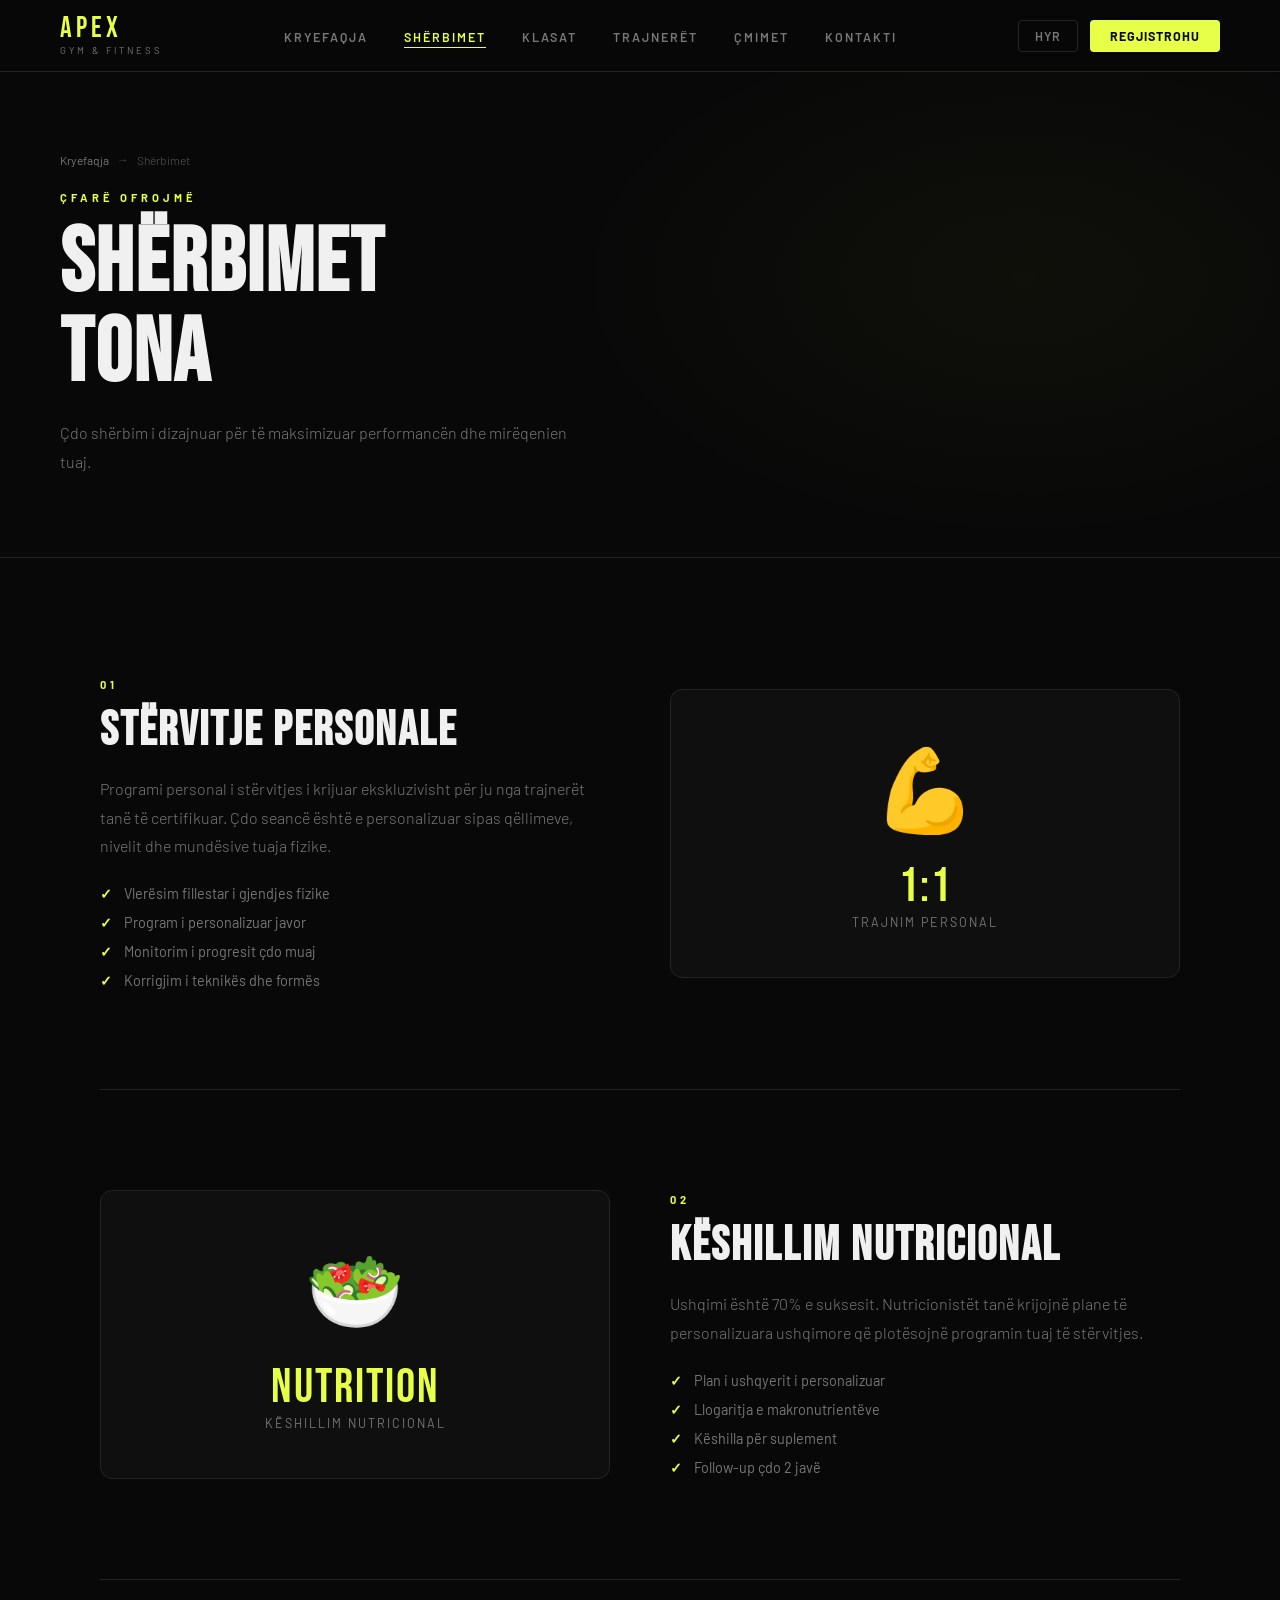
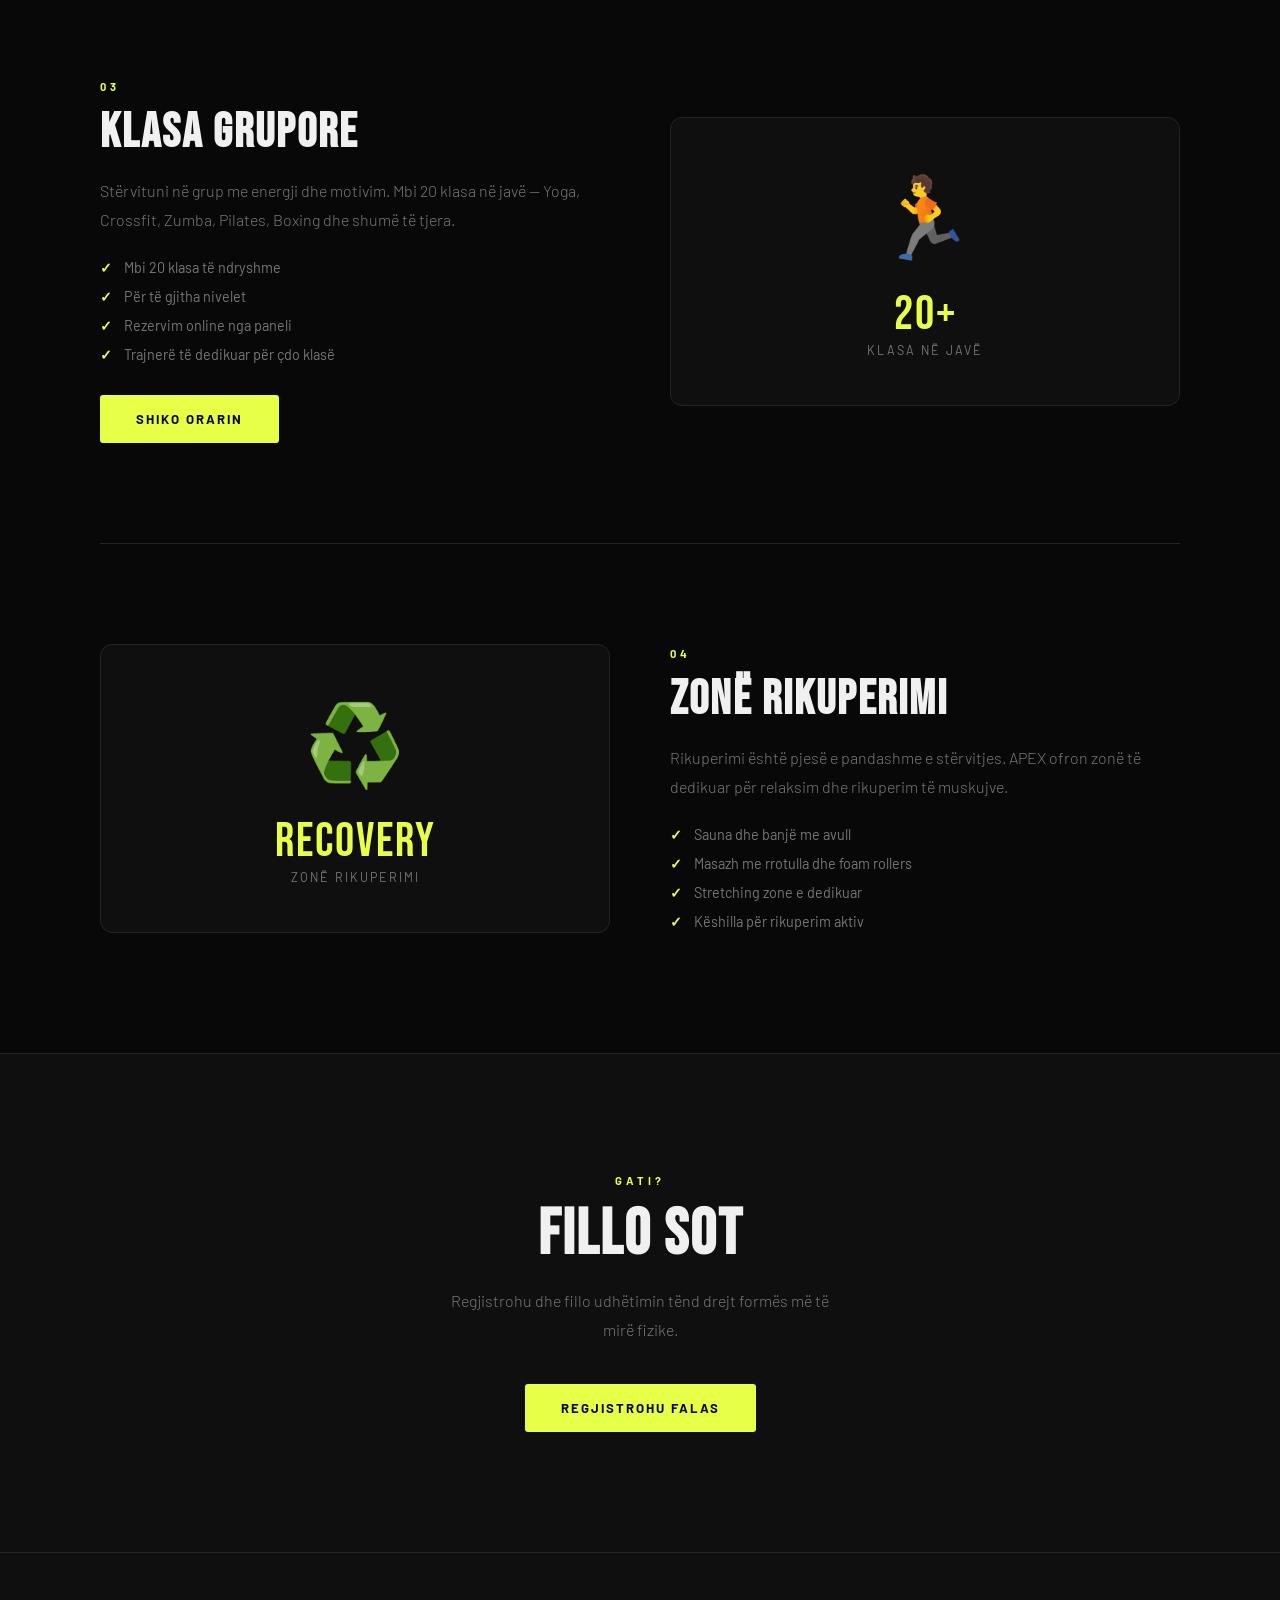
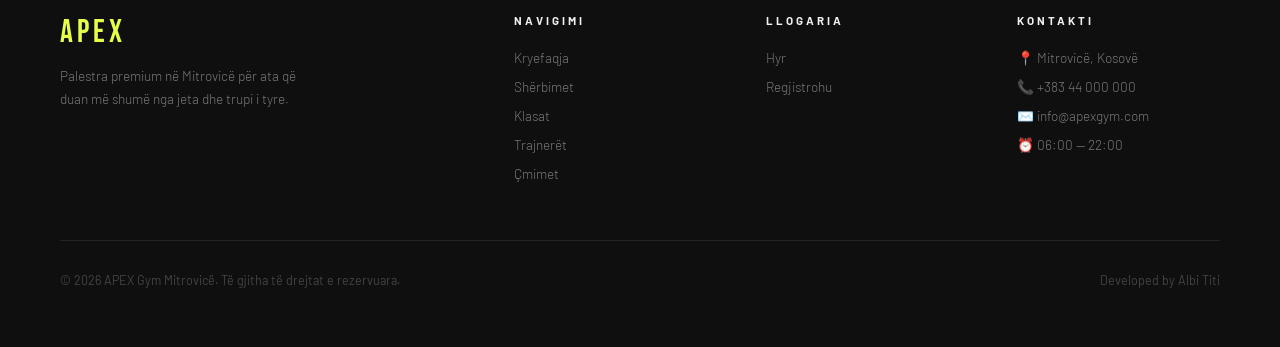
<file: landing/services.html>
<!DOCTYPE html>
<html lang="sq">
<head>
  <meta charset="UTF-8"/>
  <meta name="viewport" content="width=device-width, initial-scale=1.0"/>
  <title>Shërbimet — APEX Gym</title>
  <link rel="stylesheet" href="css/landing.css"/>
</head>
<body>

<nav class="navbar">
  <a href="index.html" class="nav-logo">
    <div>
      <div class="nav-logo-text">APEX</div>
      <div class="nav-logo-sub">Gym & Fitness</div>
    </div>
  </a>
  <ul class="nav-links">
    <li><a href="index.html">Kryefaqja</a></li>
    <li><a href="services.html">Shërbimet</a></li>
    <li><a href="classes.php">Klasat</a></li>
    <li><a href="trainers.php">Trajnerët</a></li>
    <li><a href="pricing.html">Çmimet</a></li>
    <li><a href="contact.html">Kontakti</a></li>
  </ul>
  <div class="nav-actions">
    <a href="../login.php" class="btn-nav-login">Hyr</a>
    <a href="../register.php" class="btn-nav-register">Regjistrohu</a>
  </div>
  <div class="hamburger"><span></span><span></span><span></span></div>
</nav>

<!-- PAGE HERO -->
<div class="page-hero">
  <div class="page-hero-content">
    <div class="breadcrumb">
      <a href="index.html">Kryefaqja</a>
      <span>→</span>
      <span>Shërbimet</span>
    </div>
    <span class="section-tag">Çfarë Ofrojmë</span>
    <h1 class="section-title" style="font-size:clamp(3rem,7vw,6rem);">Shërbimet<br/>Tona</h1>
    <p class="section-desc">Çdo shërbim i dizajnuar për të maksimizuar performancën dhe mirëqenien tuaj.</p>
  </div>
</div>

<!-- SERVICES -->
<div class="section">

  <!-- Service 1 -->
  <div style="display:grid;grid-template-columns:1fr 1fr;gap:60px;align-items:center;margin-bottom:100px;" class="reveal">
    <div>
      <span class="section-tag">01</span>
      <h2 class="section-title" style="font-size:3rem;">Stërvitje Personale</h2>
      <p class="section-desc" style="margin-bottom:24px;">Programi personal i stërvitjes i krijuar ekskluzivisht për ju nga trajnerët tanë të certifikuar. Çdo seancë është e personalizuar sipas qëllimeve, nivelit dhe mundësive tuaja fizike.</p>
      <ul style="list-style:none;display:flex;flex-direction:column;gap:12px;">
        <li style="display:flex;align-items:center;gap:12px;font-size:0.9rem;color:var(--text-muted);">
          <span style="color:var(--primary);font-weight:700;">✓</span> Vlerësim fillestar i gjendjes fizike
        </li>
        <li style="display:flex;align-items:center;gap:12px;font-size:0.9rem;color:var(--text-muted);">
          <span style="color:var(--primary);font-weight:700;">✓</span> Program i personalizuar javor
        </li>
        <li style="display:flex;align-items:center;gap:12px;font-size:0.9rem;color:var(--text-muted);">
          <span style="color:var(--primary);font-weight:700;">✓</span> Monitorim i progresit çdo muaj
        </li>
        <li style="display:flex;align-items:center;gap:12px;font-size:0.9rem;color:var(--text-muted);">
          <span style="color:var(--primary);font-weight:700;">✓</span> Korrigjim i teknikës dhe formës
        </li>
      </ul>
    </div>
    <div style="background:var(--dark2);border:1px solid var(--border);border-radius:12px;padding:48px;text-align:center;">
      <div style="font-size:5rem;margin-bottom:20px;">💪</div>
      <div style="font-family:'Bebas Neue',cursive;font-size:3rem;color:var(--primary);letter-spacing:2px;">1:1</div>
      <div style="font-size:0.78rem;letter-spacing:2px;text-transform:uppercase;color:var(--text-muted);">Trajnim Personal</div>
    </div>
  </div>

  <hr class="divider" style="margin-bottom:100px;"/>

  <!-- Service 2 -->
  <div style="display:grid;grid-template-columns:1fr 1fr;gap:60px;align-items:center;margin-bottom:100px;" class="reveal">
    <div style="background:var(--dark2);border:1px solid var(--border);border-radius:12px;padding:48px;text-align:center;">
      <div style="font-size:5rem;margin-bottom:20px;">🥗</div>
      <div style="font-family:'Bebas Neue',cursive;font-size:3rem;color:var(--primary);letter-spacing:2px;">NUTRITION</div>
      <div style="font-size:0.78rem;letter-spacing:2px;text-transform:uppercase;color:var(--text-muted);">Këshillim Nutricional</div>
    </div>
    <div>
      <span class="section-tag">02</span>
      <h2 class="section-title" style="font-size:3rem;">Këshillim Nutricional</h2>
      <p class="section-desc" style="margin-bottom:24px;">Ushqimi është 70% e suksesit. Nutricionistët tanë krijojnë plane të personalizuara ushqimore që plotësojnë programin tuaj të stërvitjes.</p>
      <ul style="list-style:none;display:flex;flex-direction:column;gap:12px;">
        <li style="display:flex;align-items:center;gap:12px;font-size:0.9rem;color:var(--text-muted);">
          <span style="color:var(--primary);font-weight:700;">✓</span> Plan i ushqyerit i personalizuar
        </li>
        <li style="display:flex;align-items:center;gap:12px;font-size:0.9rem;color:var(--text-muted);">
          <span style="color:var(--primary);font-weight:700;">✓</span> Llogaritja e makronutrientëve
        </li>
        <li style="display:flex;align-items:center;gap:12px;font-size:0.9rem;color:var(--text-muted);">
          <span style="color:var(--primary);font-weight:700;">✓</span> Këshilla për suplement
        </li>
        <li style="display:flex;align-items:center;gap:12px;font-size:0.9rem;color:var(--text-muted);">
          <span style="color:var(--primary);font-weight:700;">✓</span> Follow-up çdo 2 javë
        </li>
      </ul>
    </div>
  </div>

  <hr class="divider" style="margin-bottom:100px;"/>

  <!-- Service 3 -->
  <div style="display:grid;grid-template-columns:1fr 1fr;gap:60px;align-items:center;margin-bottom:100px;" class="reveal">
    <div>
      <span class="section-tag">03</span>
      <h2 class="section-title" style="font-size:3rem;">Klasa Grupore</h2>
      <p class="section-desc" style="margin-bottom:24px;">Stërvituni në grup me energji dhe motivim. Mbi 20 klasa në javë — Yoga, Crossfit, Zumba, Pilates, Boxing dhe shumë të tjera.</p>
      <ul style="list-style:none;display:flex;flex-direction:column;gap:12px;">
        <li style="display:flex;align-items:center;gap:12px;font-size:0.9rem;color:var(--text-muted);">
          <span style="color:var(--primary);font-weight:700;">✓</span> Mbi 20 klasa të ndryshme
        </li>
        <li style="display:flex;align-items:center;gap:12px;font-size:0.9rem;color:var(--text-muted);">
          <span style="color:var(--primary);font-weight:700;">✓</span> Për të gjitha nivelet
        </li>
        <li style="display:flex;align-items:center;gap:12px;font-size:0.9rem;color:var(--text-muted);">
          <span style="color:var(--primary);font-weight:700;">✓</span> Rezervim online nga paneli
        </li>
        <li style="display:flex;align-items:center;gap:12px;font-size:0.9rem;color:var(--text-muted);">
          <span style="color:var(--primary);font-weight:700;">✓</span> Trajnerë të dedikuar për çdo klasë
        </li>
      </ul>
      <div style="margin-top:32px;">
        <a href="classes.html" class="btn-primary">Shiko Orarin</a>
      </div>
    </div>
    <div style="background:var(--dark2);border:1px solid var(--border);border-radius:12px;padding:48px;text-align:center;">
      <div style="font-size:5rem;margin-bottom:20px;">🏃</div>
      <div style="font-family:'Bebas Neue',cursive;font-size:3rem;color:var(--primary);letter-spacing:2px;">20+</div>
      <div style="font-size:0.78rem;letter-spacing:2px;text-transform:uppercase;color:var(--text-muted);">Klasa në Javë</div>
    </div>
  </div>

  <hr class="divider" style="margin-bottom:100px;"/>

  <!-- Service 4 -->
  <div style="display:grid;grid-template-columns:1fr 1fr;gap:60px;align-items:center;" class="reveal">
    <div style="background:var(--dark2);border:1px solid var(--border);border-radius:12px;padding:48px;text-align:center;">
      <div style="font-size:5rem;margin-bottom:20px;">♻️</div>
      <div style="font-family:'Bebas Neue',cursive;font-size:3rem;color:var(--primary);letter-spacing:2px;">RECOVERY</div>
      <div style="font-size:0.78rem;letter-spacing:2px;text-transform:uppercase;color:var(--text-muted);">Zonë Rikuperimi</div>
    </div>
    <div>
      <span class="section-tag">04</span>
      <h2 class="section-title" style="font-size:3rem;">Zonë Rikuperimi</h2>
      <p class="section-desc" style="margin-bottom:24px;">Rikuperimi është pjesë e pandashme e stërvitjes. APEX ofron zonë të dedikuar për relaksim dhe rikuperim të muskujve.</p>
      <ul style="list-style:none;display:flex;flex-direction:column;gap:12px;">
        <li style="display:flex;align-items:center;gap:12px;font-size:0.9rem;color:var(--text-muted);">
          <span style="color:var(--primary);font-weight:700;">✓</span> Sauna dhe banjë me avull
        </li>
        <li style="display:flex;align-items:center;gap:12px;font-size:0.9rem;color:var(--text-muted);">
          <span style="color:var(--primary);font-weight:700;">✓</span> Masazh me rrotulla dhe foam rollers
        </li>
        <li style="display:flex;align-items:center;gap:12px;font-size:0.9rem;color:var(--text-muted);">
          <span style="color:var(--primary);font-weight:700;">✓</span> Stretching zone e dedikuar
        </li>
        <li style="display:flex;align-items:center;gap:12px;font-size:0.9rem;color:var(--text-muted);">
          <span style="color:var(--primary);font-weight:700;">✓</span> Këshilla për rikuperim aktiv
        </li>
      </ul>
    </div>
  </div>

</div>

<!-- CTA -->
<div style="background:var(--dark2);border-top:1px solid var(--border);">
  <div class="section" style="text-align:center;">
    <span class="section-tag reveal">Gati?</span>
    <h2 class="section-title reveal">Fillo Sot</h2>
    <p style="color:var(--text-muted);margin-bottom:40px;max-width:400px;margin-left:auto;margin-right:auto;font-weight:300;line-height:1.8;" class="reveal">Regjistrohu dhe fillo udhëtimin tënd drejt formës më të mirë fizike.</p>
    <div class="reveal">
      <a href="../register.php" class="btn-primary">Regjistrohu Falas</a>
    </div>
  </div>
</div>

<footer>
  <div class="footer-grid">
    <div class="footer-brand">
      <span class="logo-text">APEX</span>
      <p>Palestra premium në Mitrovicë për ata që duan më shumë nga jeta dhe trupi i tyre.</p>
    </div>
    <div class="footer-col">
      <h4>Navigimi</h4>
      <ul>
        <li><a href="index.html">Kryefaqja</a></li>
        <li><a href="services.html">Shërbimet</a></li>
        <li><a href="classes.html">Klasat</a></li>
        <li><a href="trainers.html">Trajnerët</a></li>
        <li><a href="pricing.html">Çmimet</a></li>
      </ul>
    </div>
    <div class="footer-col">
      <h4>Llogaria</h4>
      <ul>
        <li><a href="../login.php">Hyr</a></li>
        <li><a href="../register.php">Regjistrohu</a></li>
      </ul>
    </div>
    <div class="footer-col">
      <h4>Kontakti</h4>
      <ul>
        <li><a href="contact.html">📍 Mitrovicë, Kosovë</a></li>
        <li><a href="tel:+38344000000">📞 +383 44 000 000</a></li>
        <li><a href="mailto:info@apexgym.com">✉️ info@apexgym.com</a></li>
        <li><a href="#">⏰ 06:00 — 22:00</a></li>
      </ul>
    </div>
  </div>
  <div class="footer-bottom">
    <p>© 2026 APEX Gym Mitrovicë. Të gjitha të drejtat e rezervuara.</p>
    <p>Developed by Albi Titi</p>
  </div>
</footer>

<script src="js/landing.js"></script>
</body>
</html>
</file>
<file: landing/css/landing.css>
@import url('https://fonts.googleapis.com/css2?family=Bebas+Neue&family=Barlow:ital,wght@0,300;0,400;0,600;0,700;1,300&family=Barlow+Condensed:wght@400;600;700&display=swap');

:root {
  --primary: #E8FF47;
  --primary-dark: #c8df20;
  --dark: #080808;
  --dark2: #0f0f0f;
  --dark3: #161616;
  --dark4: #1e1e1e;
  --border: #242424;
  --text: #f0f0f0;
  --text-muted: #777;
  --text-dim: #444;
  --danger: #ff4757;
  --success: #2ed573;
  --nav-height: 72px;
}

*, *::before, *::after { margin: 0; padding: 0; box-sizing: border-box; }

html { scroll-behavior: smooth; }

body {
  font-family: 'Barlow', sans-serif;
  background: var(--dark);
  color: var(--text);
  min-height: 100vh;
  overflow-x: hidden;
}

/* ── NAVBAR ── */
.navbar {
  position: fixed;
  top: 0; left: 0; right: 0;
  height: var(--nav-height);
  background: rgba(8,8,8,0.92);
  backdrop-filter: blur(20px);
  border-bottom: 1px solid var(--border);
  display: flex;
  align-items: center;
  justify-content: space-between;
  padding: 0 60px;
  z-index: 1000;
  transition: background 0.3s;
}

.navbar.scrolled {
  background: rgba(8,8,8,0.98);
}

.nav-logo {
  display: flex;
  align-items: center;
  gap: 10px;
  text-decoration: none;
}

.nav-logo-text {
  font-family: 'Bebas Neue', cursive;
  font-size: 1.8rem;
  letter-spacing: 4px;
  color: var(--primary);
  line-height: 1;
}

.nav-logo-sub {
  font-size: 0.6rem;
  letter-spacing: 3px;
  color: var(--text-muted);
  text-transform: uppercase;
  line-height: 1;
  margin-top: 2px;
}

.nav-links {
  display: flex;
  align-items: center;
  gap: 36px;
  list-style: none;
}

.nav-links a {
  font-size: 0.78rem;
  font-weight: 600;
  letter-spacing: 2px;
  text-transform: uppercase;
  color: var(--text-muted);
  text-decoration: none;
  transition: color 0.2s;
  position: relative;
}

.nav-links a::after {
  content: '';
  position: absolute;
  bottom: -4px; left: 0;
  width: 0; height: 1px;
  background: var(--primary);
  transition: width 0.3s;
}

.nav-links a:hover { color: var(--text); }
.nav-links a:hover::after { width: 100%; }
.nav-links a.active { color: var(--primary); }
.nav-links a.active::after { width: 100%; }

.nav-actions {
  display: flex;
  align-items: center;
  gap: 12px;
}

.btn-nav-login {
  font-size: 0.78rem;
  font-weight: 600;
  letter-spacing: 1px;
  text-transform: uppercase;
  color: var(--text-muted);
  text-decoration: none;
  padding: 8px 16px;
  border: 1px solid var(--border);
  border-radius: 4px;
  transition: all 0.2s;
  font-family: 'Barlow', sans-serif;
}

.btn-nav-login:hover {
  color: var(--text);
  border-color: var(--text-dim);
}

.btn-nav-register {
  font-size: 0.78rem;
  font-weight: 700;
  letter-spacing: 1px;
  text-transform: uppercase;
  color: var(--dark);
  text-decoration: none;
  padding: 9px 20px;
  background: var(--primary);
  border-radius: 4px;
  transition: all 0.2s;
  font-family: 'Barlow', sans-serif;
}

.btn-nav-register:hover {
  background: var(--primary-dark);
  transform: translateY(-1px);
}

/* ── HAMBURGER ── */
.hamburger {
  display: none;
  flex-direction: column;
  gap: 5px;
  cursor: pointer;
  padding: 4px;
}

.hamburger span {
  width: 24px;
  height: 2px;
  background: var(--text);
  transition: all 0.3s;
}

/* ── HERO ── */
.hero {
  min-height: 100vh;
  display: flex;
  align-items: center;
  position: relative;
  overflow: hidden;
  padding-top: var(--nav-height);
}

.hero-bg {
  position: absolute;
  inset: 0;
  background:
    radial-gradient(ellipse 80% 60% at 60% 40%, rgba(232,255,71,0.04) 0%, transparent 60%),
    radial-gradient(ellipse 40% 40% at 80% 80%, rgba(232,255,71,0.02) 0%, transparent 50%);
}

.hero-grid {
  position: absolute;
  inset: 0;
  background-image:
    linear-gradient(rgba(255,255,255,0.015) 1px, transparent 1px),
    linear-gradient(90deg, rgba(255,255,255,0.015) 1px, transparent 1px);
  background-size: 60px 60px;
}

.hero-content {
  position: relative;
  z-index: 2;
  max-width: 1200px;
  margin: 0 auto;
  padding: 0 60px;
  width: 100%;
}

.hero-tag {
  display: inline-flex;
  align-items: center;
  gap: 8px;
  font-size: 0.72rem;
  font-weight: 600;
  letter-spacing: 3px;
  text-transform: uppercase;
  color: var(--primary);
  border: 1px solid rgba(232,255,71,0.3);
  padding: 6px 14px;
  border-radius: 2px;
  margin-bottom: 32px;
  animation: fadeUp 0.8s ease both;
}

.hero-tag::before {
  content: '';
  width: 6px; height: 6px;
  border-radius: 50%;
  background: var(--primary);
  animation: pulse 2s infinite;
}

.hero-title {
  font-family: 'Bebas Neue', cursive;
  font-size: clamp(5rem, 12vw, 10rem);
  line-height: 0.9;
  letter-spacing: 2px;
  color: var(--text);
  margin-bottom: 8px;
  animation: fadeUp 0.8s ease 0.1s both;
}

.hero-title span {
  color: var(--primary);
  display: block;
}

.hero-subtitle {
  font-family: 'Barlow Condensed', sans-serif;
  font-size: clamp(1.2rem, 3vw, 2rem);
  font-weight: 400;
  letter-spacing: 6px;
  text-transform: uppercase;
  color: var(--text-muted);
  margin-bottom: 40px;
  animation: fadeUp 0.8s ease 0.2s both;
}

.hero-desc {
  font-size: 1.05rem;
  font-weight: 300;
  color: var(--text-muted);
  max-width: 500px;
  line-height: 1.8;
  margin-bottom: 48px;
  animation: fadeUp 0.8s ease 0.3s both;
}

.hero-actions {
  display: flex;
  align-items: center;
  gap: 20px;
  animation: fadeUp 0.8s ease 0.4s both;
}

.hero-stats {
  display: flex;
  gap: 48px;
  margin-top: 80px;
  padding-top: 40px;
  border-top: 1px solid var(--border);
  animation: fadeUp 0.8s ease 0.5s both;
}

.hero-stat-value {
  font-family: 'Bebas Neue', cursive;
  font-size: 2.8rem;
  letter-spacing: 2px;
  color: var(--primary);
  line-height: 1;
}

.hero-stat-label {
  font-size: 0.72rem;
  font-weight: 600;
  letter-spacing: 2px;
  text-transform: uppercase;
  color: var(--text-muted);
  margin-top: 4px;
}

/* ── BUTTONS ── */
.btn-primary {
  display: inline-flex;
  align-items: center;
  gap: 10px;
  background: var(--primary);
  color: var(--dark);
  font-family: 'Barlow', sans-serif;
  font-size: 0.82rem;
  font-weight: 700;
  letter-spacing: 2px;
  text-transform: uppercase;
  text-decoration: none;
  padding: 16px 36px;
  border: none;
  border-radius: 3px;
  cursor: pointer;
  transition: all 0.2s;
}

.btn-primary:hover {
  background: var(--primary-dark);
  transform: translateY(-2px);
  box-shadow: 0 8px 30px rgba(232,255,71,0.2);
}

.btn-outline {
  display: inline-flex;
  align-items: center;
  gap: 10px;
  background: transparent;
  color: var(--text);
  font-family: 'Barlow', sans-serif;
  font-size: 0.82rem;
  font-weight: 600;
  letter-spacing: 2px;
  text-transform: uppercase;
  text-decoration: none;
  padding: 15px 36px;
  border: 1px solid var(--border);
  border-radius: 3px;
  cursor: pointer;
  transition: all 0.2s;
}

.btn-outline:hover {
  border-color: var(--text-muted);
  transform: translateY(-2px);
}

/* ── SECTIONS ── */
.section {
  padding: 120px 60px;
  max-width: 1200px;
  margin: 0 auto;
}

.section-full {
  padding: 120px 60px;
}

.section-tag {
  font-size: 0.7rem;
  font-weight: 700;
  letter-spacing: 4px;
  text-transform: uppercase;
  color: var(--primary);
  margin-bottom: 16px;
  display: block;
}

.section-title {
  font-family: 'Bebas Neue', cursive;
  font-size: clamp(2.5rem, 5vw, 4.5rem);
  letter-spacing: 2px;
  color: var(--text);
  line-height: 1;
  margin-bottom: 20px;
}

.section-desc {
  font-size: 1rem;
  font-weight: 300;
  color: var(--text-muted);
  max-width: 520px;
  line-height: 1.8;
}

/* ── CARDS ── */
.card-grid {
  display: grid;
  gap: 20px;
}

.card-grid-3 { grid-template-columns: repeat(3, 1fr); }
.card-grid-4 { grid-template-columns: repeat(4, 1fr); }
.card-grid-2 { grid-template-columns: repeat(2, 1fr); }

.feature-card {
  background: var(--dark2);
  border: 1px solid var(--border);
  border-radius: 8px;
  padding: 36px;
  transition: all 0.3s;
  position: relative;
  overflow: hidden;
}

.feature-card::before {
  content: '';
  position: absolute;
  top: 0; left: 0; right: 0;
  height: 2px;
  background: var(--primary);
  transform: scaleX(0);
  transition: transform 0.3s;
}

.feature-card:hover {
  border-color: rgba(232,255,71,0.2);
  transform: translateY(-4px);
}

.feature-card:hover::before { transform: scaleX(1); }

.feature-icon {
  font-size: 2rem;
  margin-bottom: 20px;
}

.feature-title {
  font-family: 'Barlow Condensed', sans-serif;
  font-size: 1.2rem;
  font-weight: 700;
  letter-spacing: 1px;
  text-transform: uppercase;
  color: var(--text);
  margin-bottom: 12px;
}

.feature-desc {
  font-size: 0.88rem;
  font-weight: 300;
  color: var(--text-muted);
  line-height: 1.7;
}

/* ── DIVIDER ── */
.divider {
  border: none;
  border-top: 1px solid var(--border);
  margin: 0;
}

/* ── FOOTER ── */
footer {
  background: var(--dark2);
  border-top: 1px solid var(--border);
  padding: 60px;
}

.footer-grid {
  max-width: 1200px;
  margin: 0 auto;
  display: grid;
  grid-template-columns: 2fr 1fr 1fr 1fr;
  gap: 48px;
  margin-bottom: 48px;
}

.footer-brand .logo-text {
  font-family: 'Bebas Neue', cursive;
  font-size: 2rem;
  letter-spacing: 4px;
  color: var(--primary);
  display: block;
  margin-bottom: 12px;
}

.footer-brand p {
  font-size: 0.85rem;
  font-weight: 300;
  color: var(--text-muted);
  line-height: 1.7;
  max-width: 260px;
}

.footer-col h4 {
  font-size: 0.72rem;
  font-weight: 700;
  letter-spacing: 3px;
  text-transform: uppercase;
  color: var(--text);
  margin-bottom: 20px;
}

.footer-col ul { list-style: none; }

.footer-col ul li {
  margin-bottom: 10px;
}

.footer-col ul li a {
  font-size: 0.85rem;
  font-weight: 300;
  color: var(--text-muted);
  text-decoration: none;
  transition: color 0.2s;
}

.footer-col ul li a:hover { color: var(--primary); }

.footer-bottom {
  max-width: 1200px;
  margin: 0 auto;
  padding-top: 32px;
  border-top: 1px solid var(--border);
  display: flex;
  justify-content: space-between;
  align-items: center;
}

.footer-bottom p {
  font-size: 0.78rem;
  color: var(--text-dim);
}

/* ── ANIMATIONS ── */
@keyframes fadeUp {
  from { opacity: 0; transform: translateY(24px); }
  to   { opacity: 1; transform: translateY(0); }
}

@keyframes pulse {
  0%, 100% { opacity: 1; }
  50%       { opacity: 0.4; }
}

.reveal {
  opacity: 0;
  transform: translateY(30px);
  transition: opacity 0.7s ease, transform 0.7s ease;
}

.reveal.visible {
  opacity: 1;
  transform: translateY(0);
}

/* ── PAGE HERO (jo index) ── */
.page-hero {
  padding-top: calc(var(--nav-height) + 80px);
  padding-bottom: 80px;
  padding-left: 60px;
  padding-right: 60px;
  border-bottom: 1px solid var(--border);
  position: relative;
  overflow: hidden;
}

.page-hero::before {
  content: '';
  position: absolute;
  inset: 0;
  background: radial-gradient(ellipse 60% 80% at 80% 50%, rgba(232,255,71,0.03) 0%, transparent 60%);
}

.page-hero-content {
  max-width: 1200px;
  margin: 0 auto;
  position: relative;
  z-index: 1;
}

.breadcrumb {
  display: flex;
  align-items: center;
  gap: 8px;
  font-size: 0.75rem;
  color: var(--text-muted);
  margin-bottom: 24px;
}

.breadcrumb a {
  color: var(--text-muted);
  text-decoration: none;
  transition: color 0.2s;
}

.breadcrumb a:hover { color: var(--primary); }
.breadcrumb span { color: var(--text-dim); }

/* ── RESPONSIVE ── */
@media (max-width: 1024px) {
  .card-grid-3 { grid-template-columns: repeat(2, 1fr); }
  .card-grid-4 { grid-template-columns: repeat(2, 1fr); }
  .footer-grid { grid-template-columns: 1fr 1fr; }
}

@media (max-width: 768px) {
  .navbar { padding: 0 24px; }
  .nav-links, .nav-actions { display: none; }
  .hamburger { display: flex; }
  .hero-content { padding: 0 24px; }
  .hero-title { font-size: 5rem; }
  .hero-stats { gap: 24px; flex-wrap: wrap; }
  .section { padding: 80px 24px; }
  .section-full { padding: 80px 24px; }
  .page-hero { padding: calc(var(--nav-height) + 40px) 24px 40px; }
  .card-grid-3, .card-grid-4, .card-grid-2 { grid-template-columns: 1fr; }
  .footer-grid { grid-template-columns: 1fr; gap: 32px; }
  .footer-bottom { flex-direction: column; gap: 12px; text-align: center; }
  footer { padding: 40px 24px; }
}
</file>
